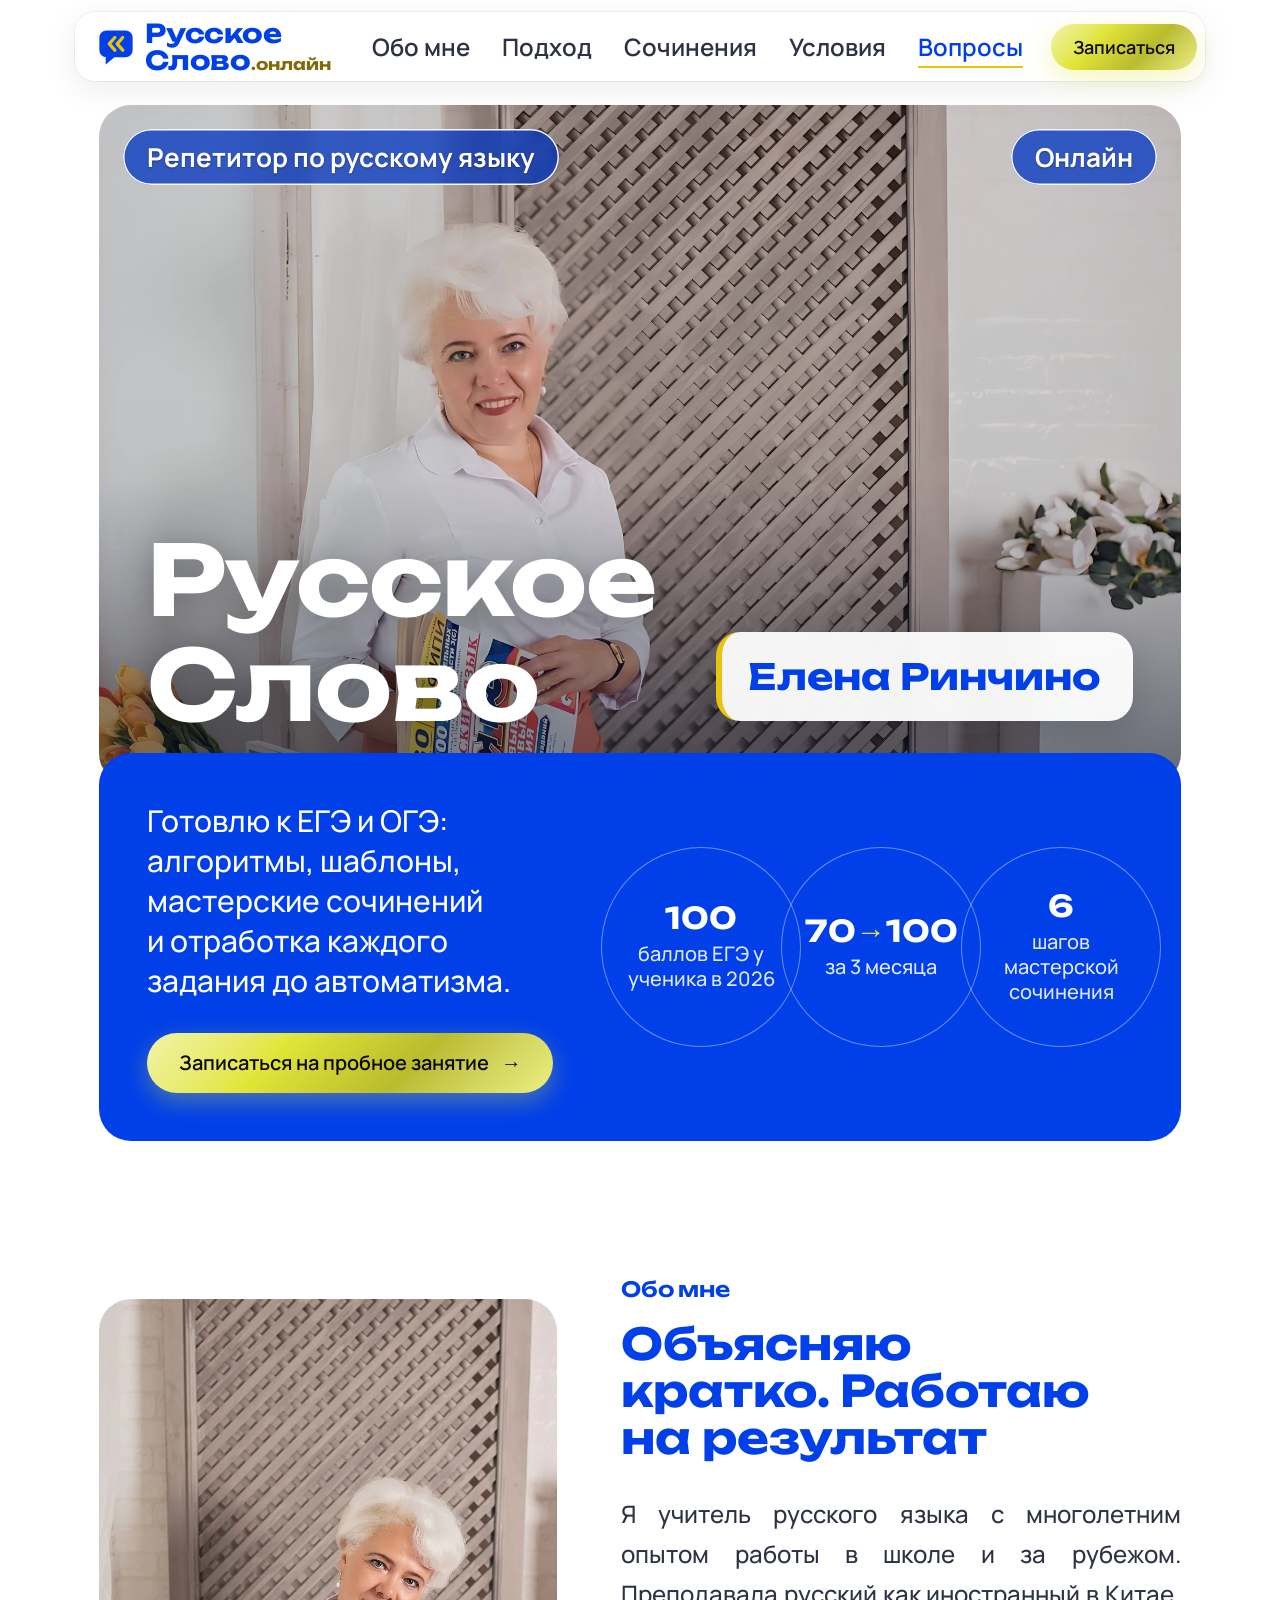
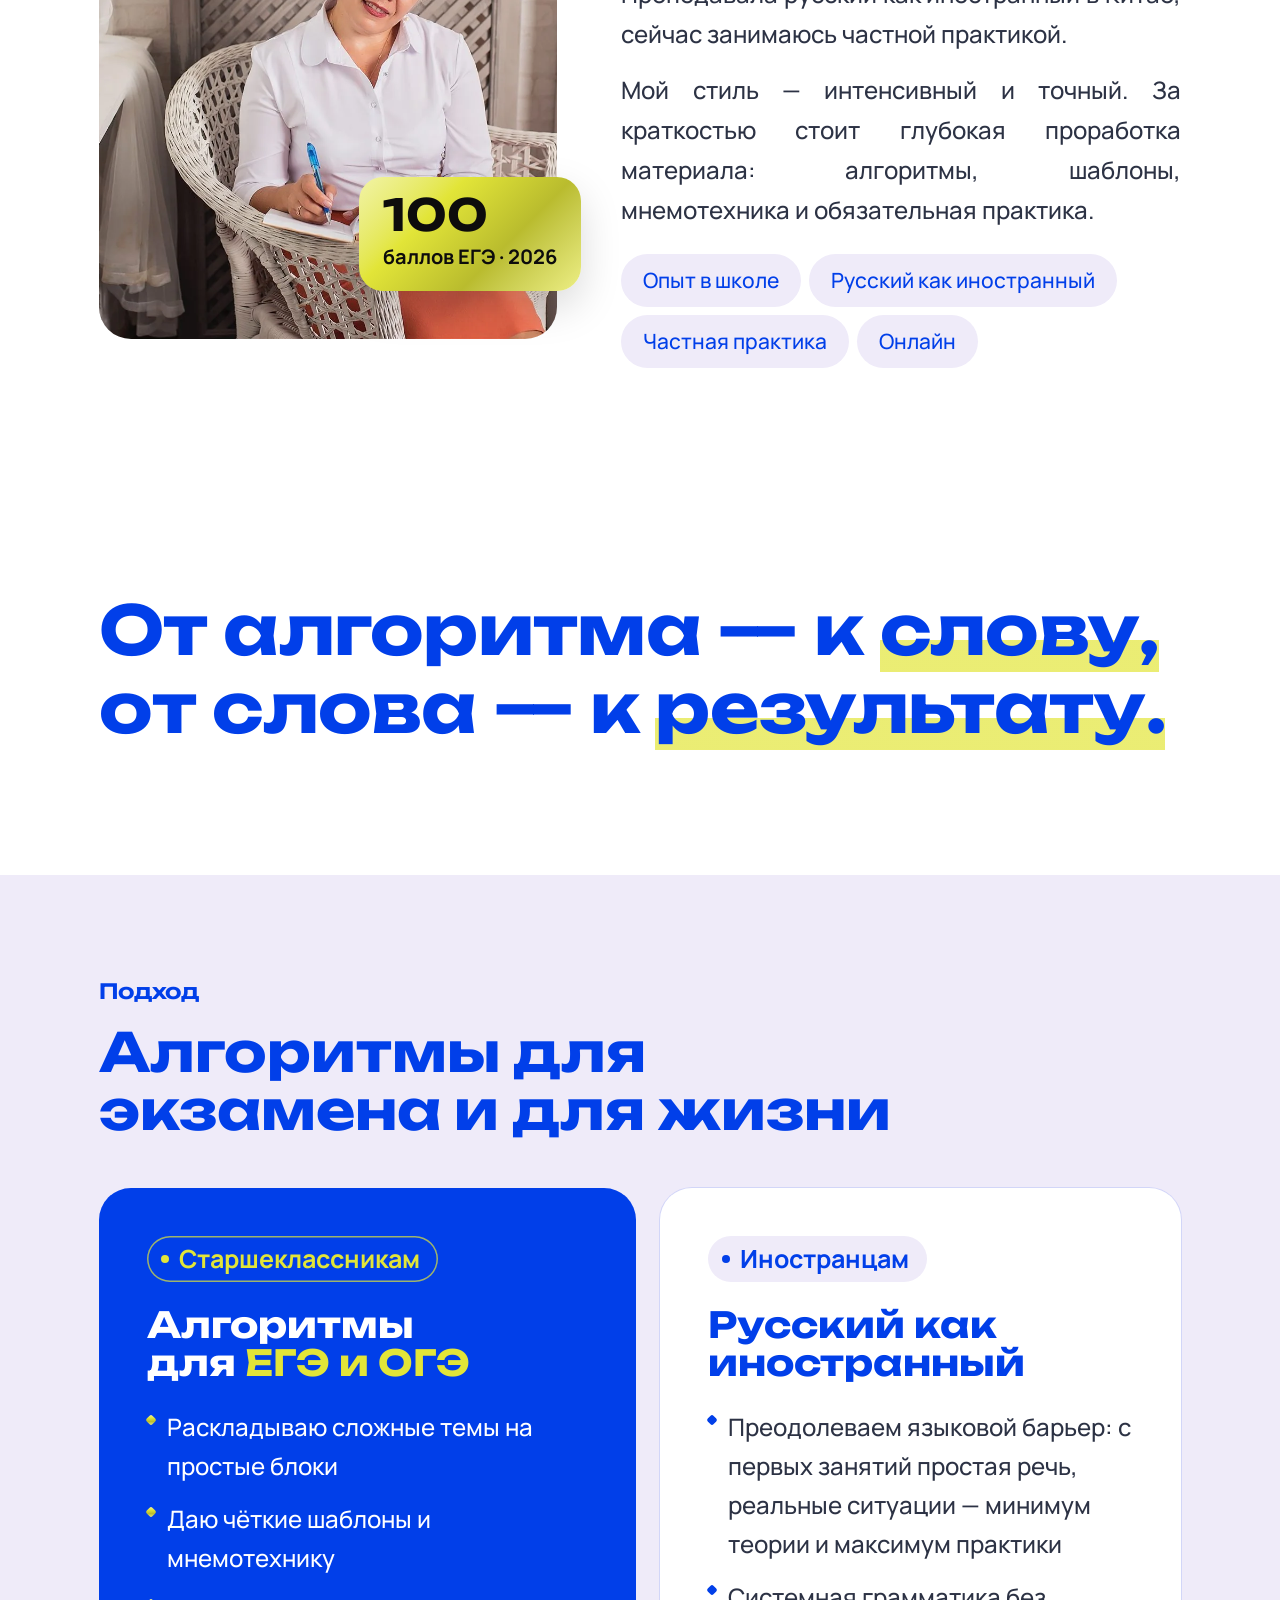
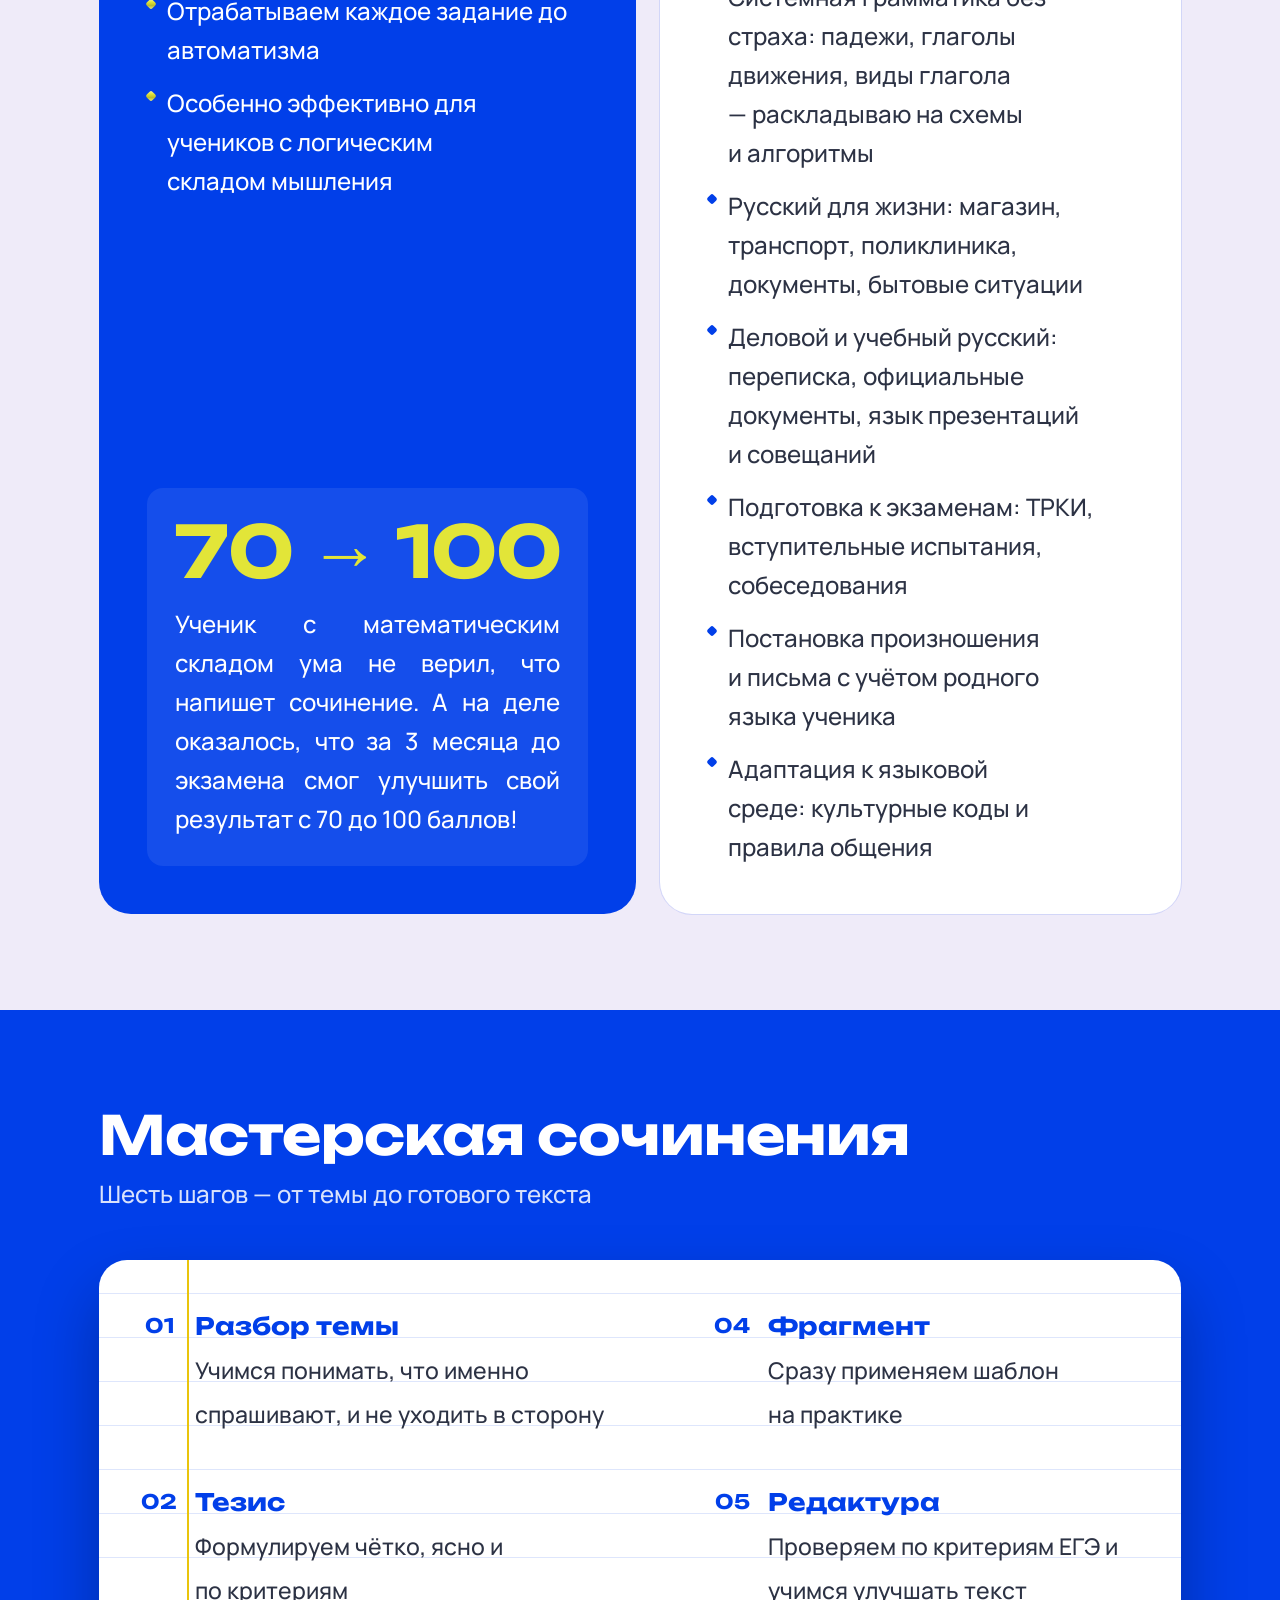
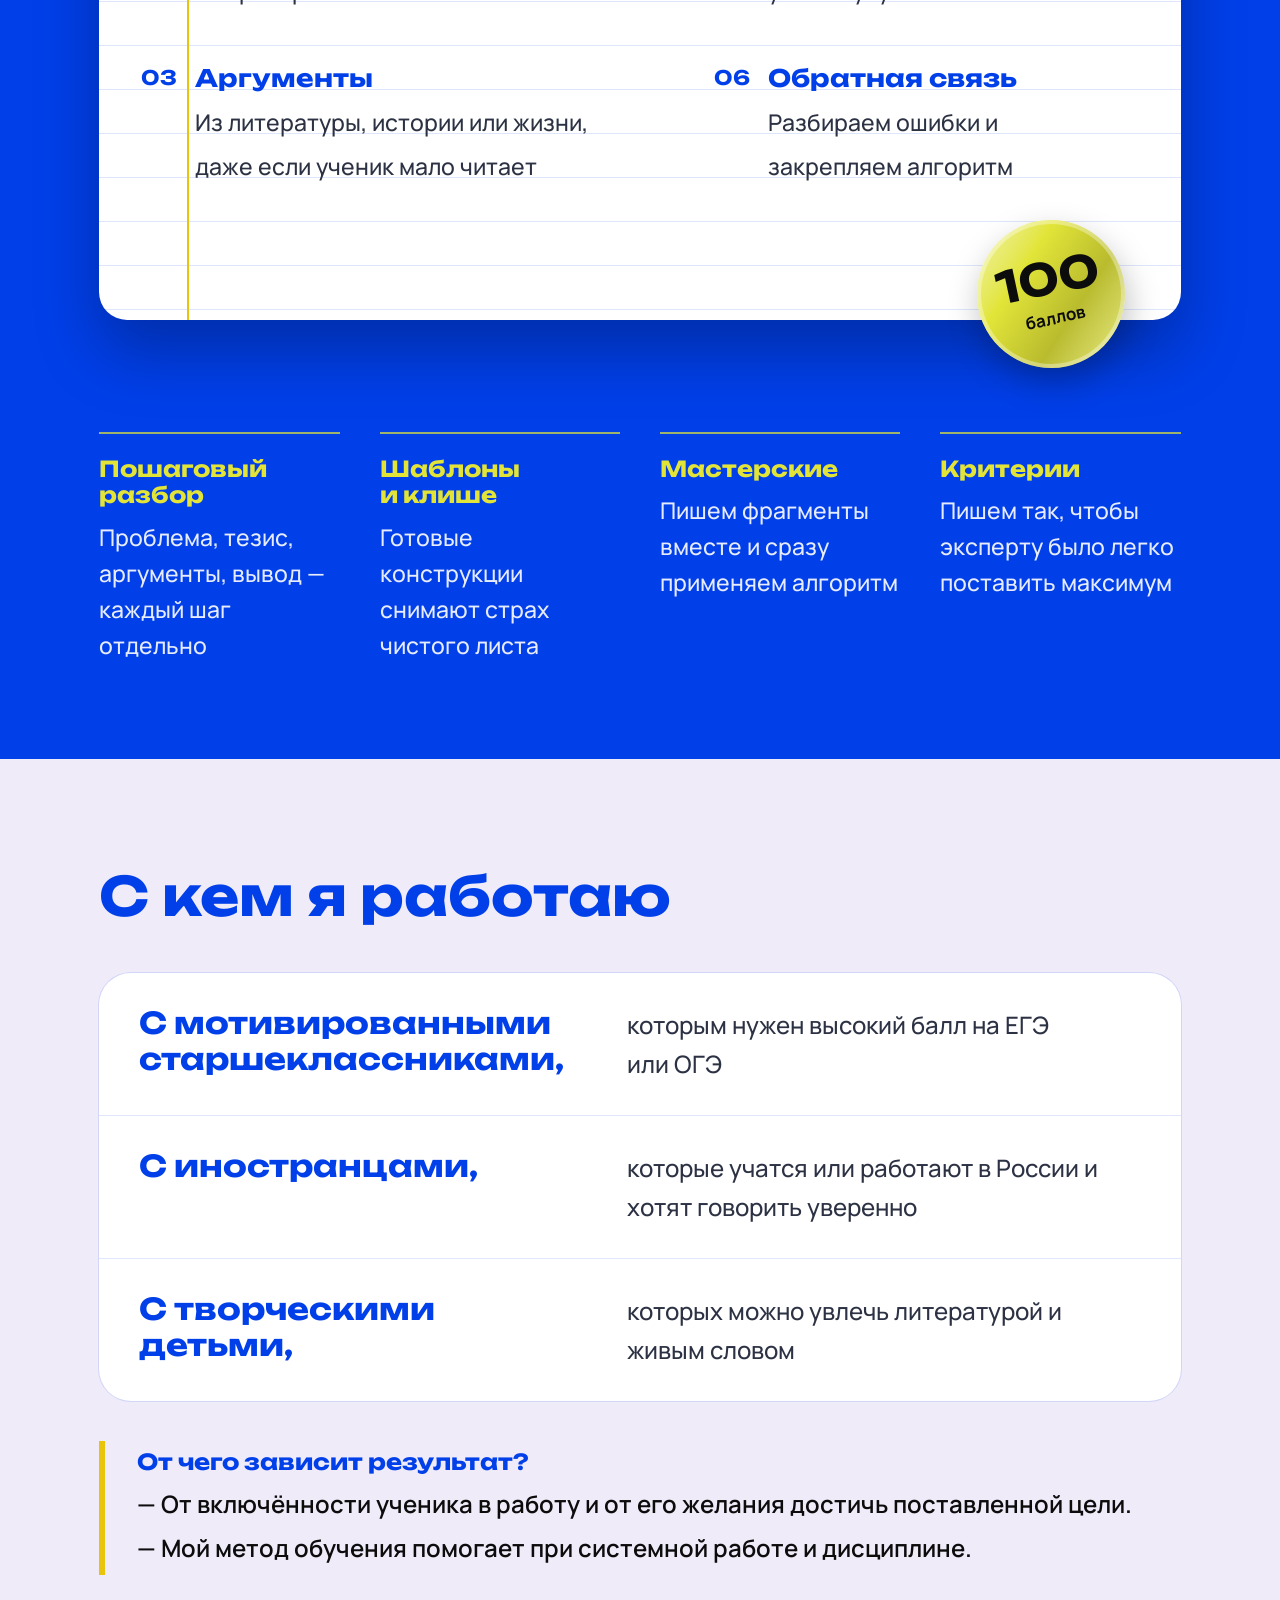
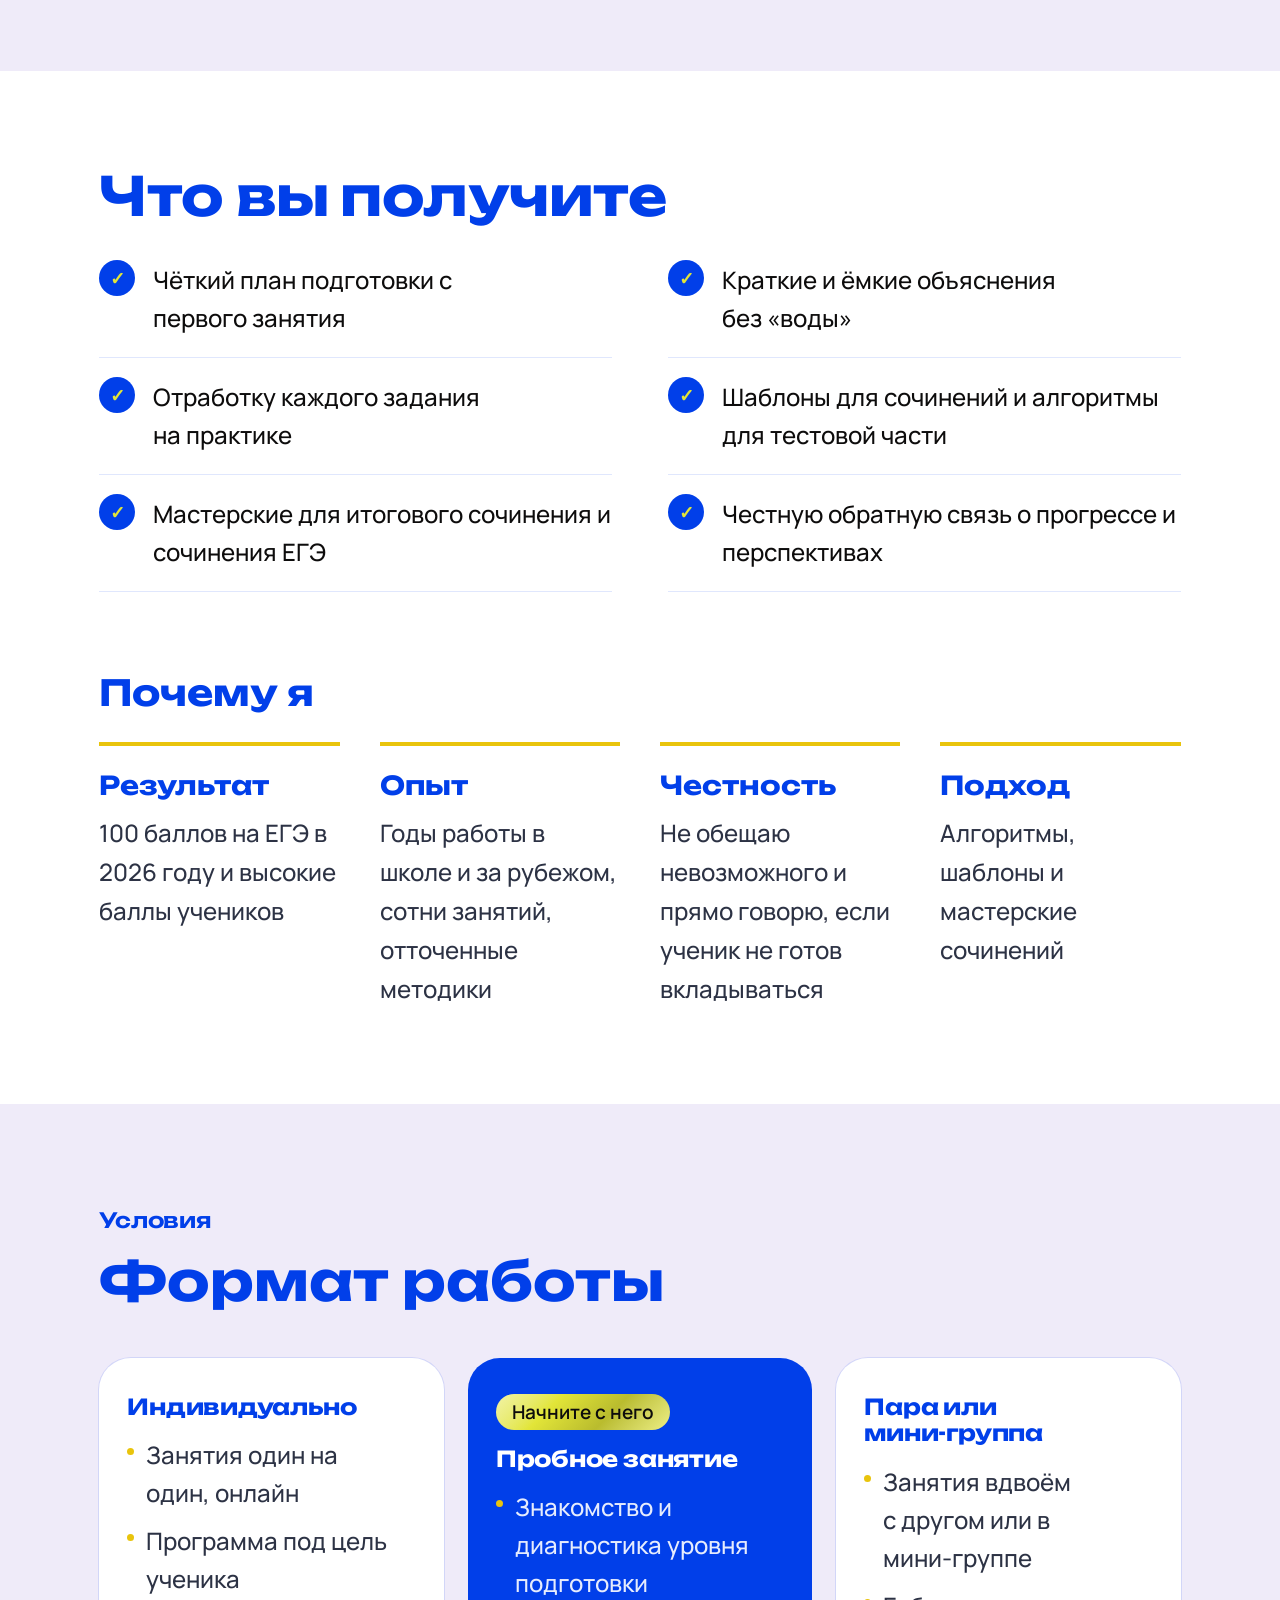
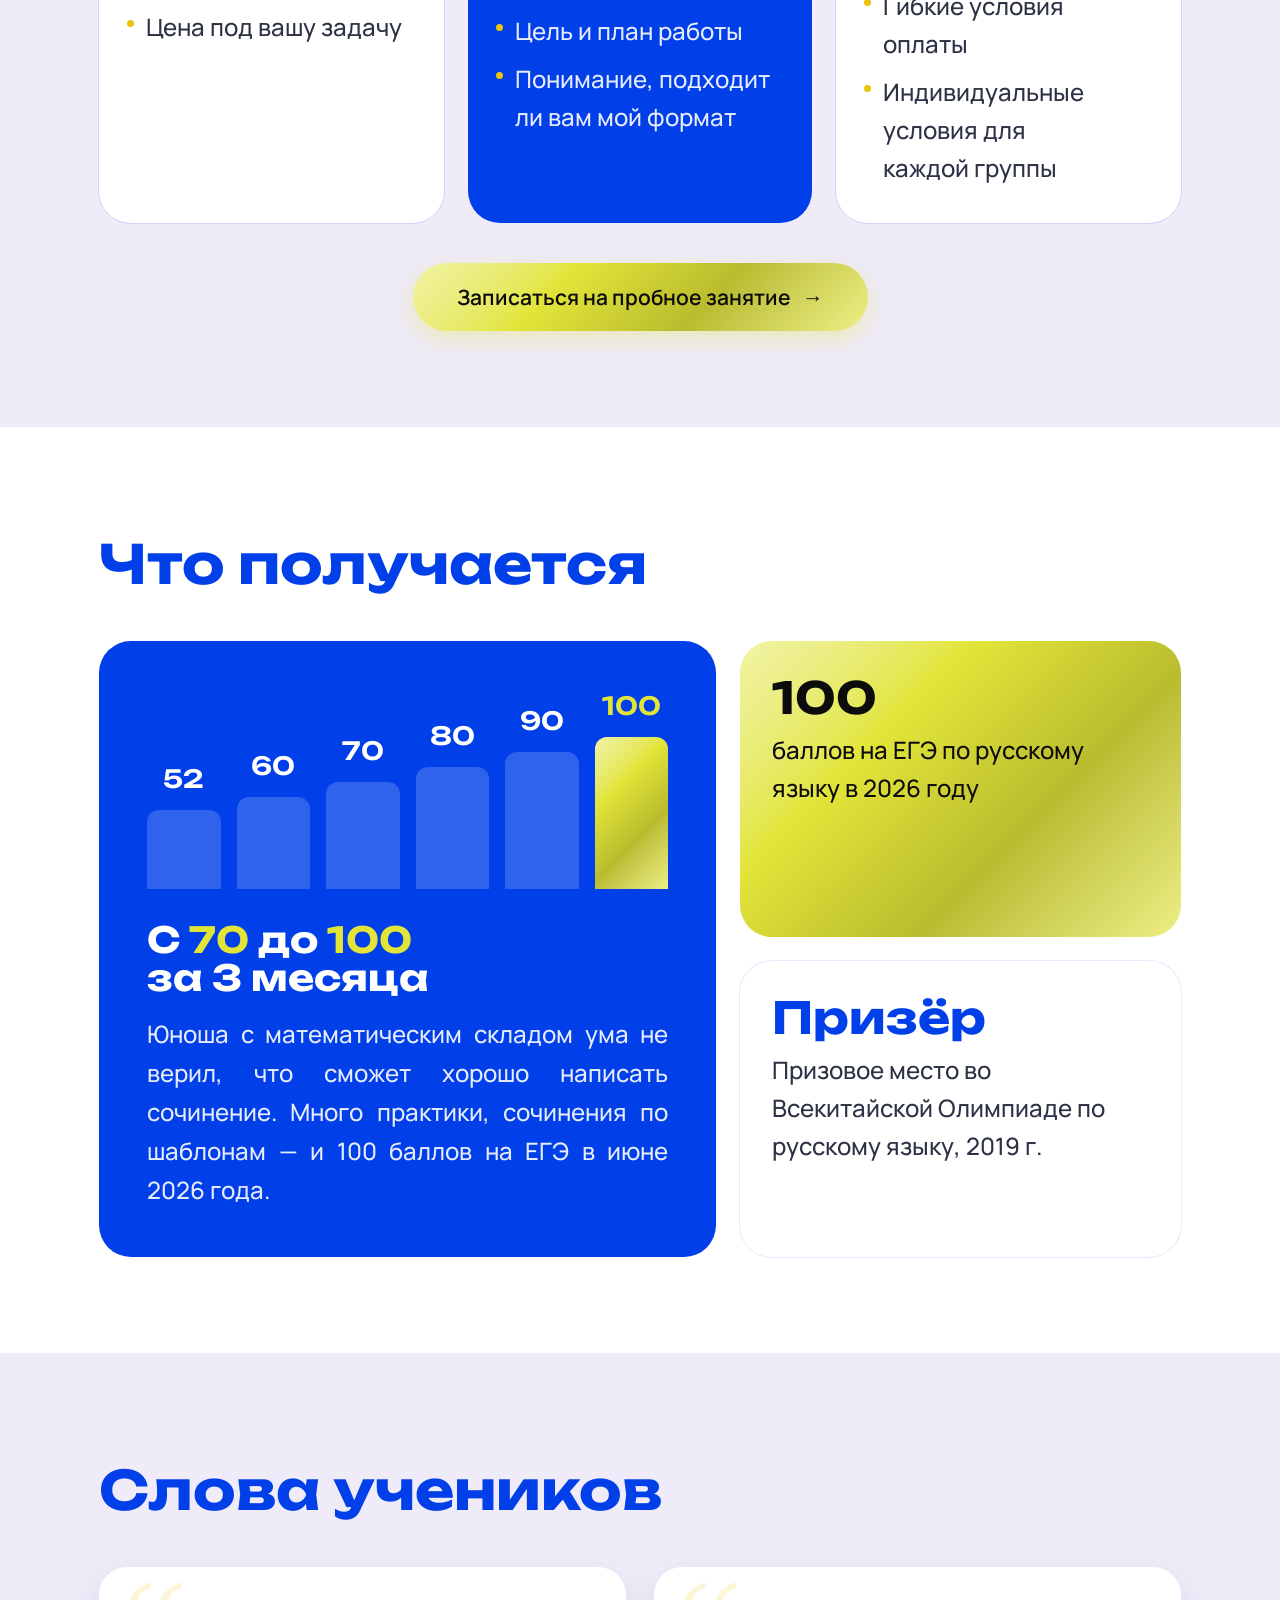
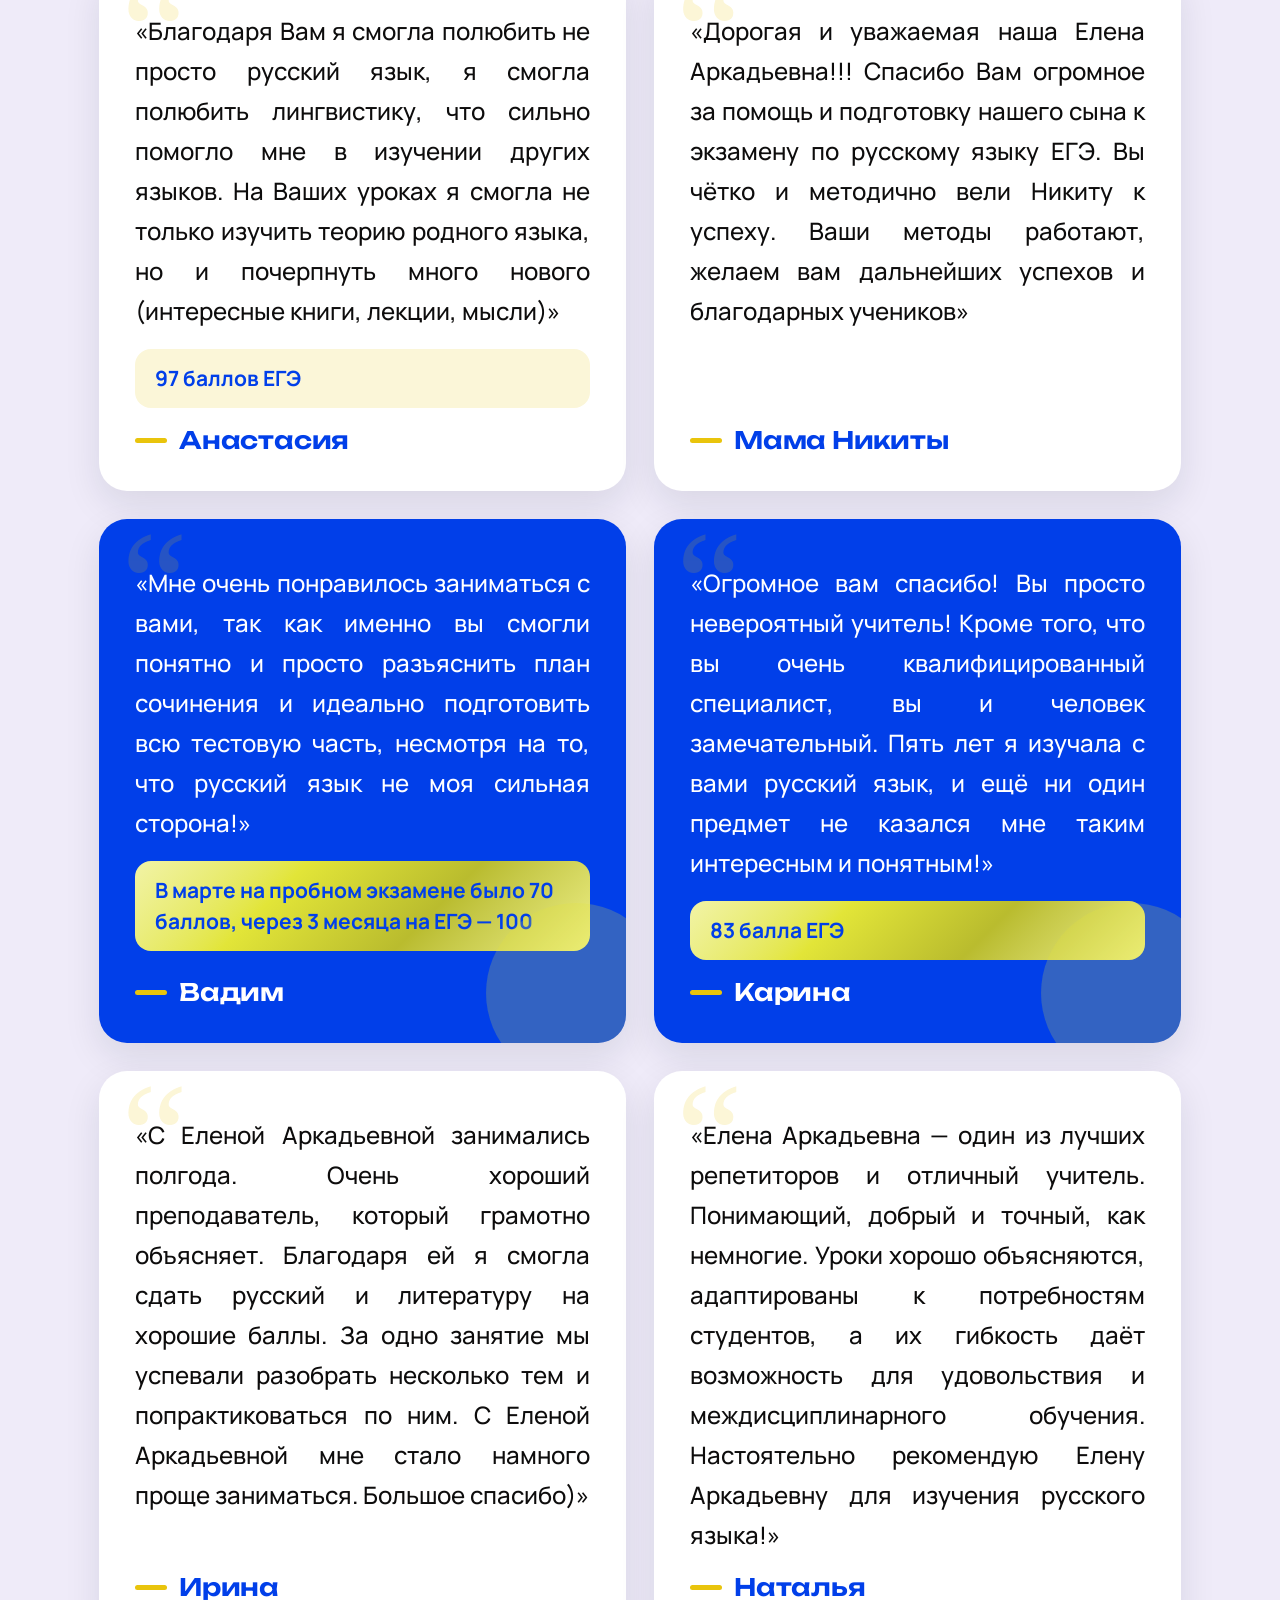
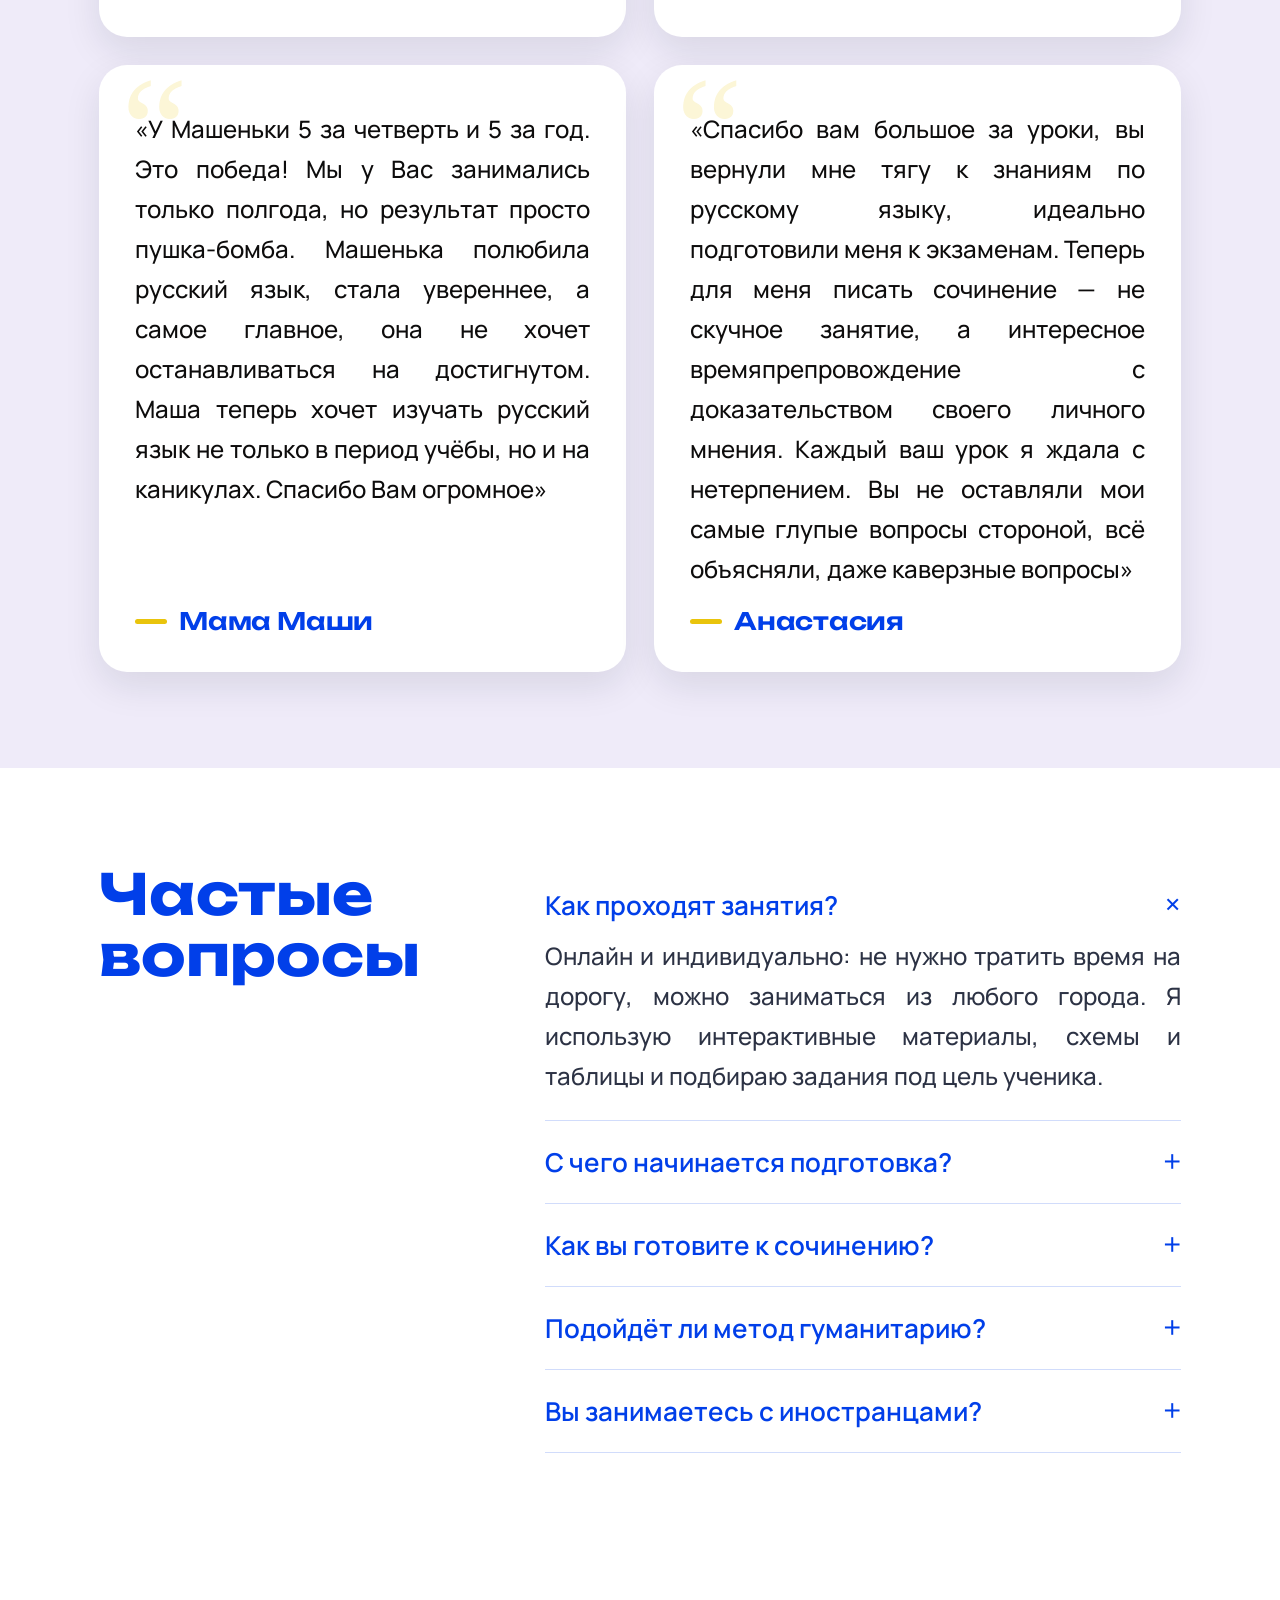
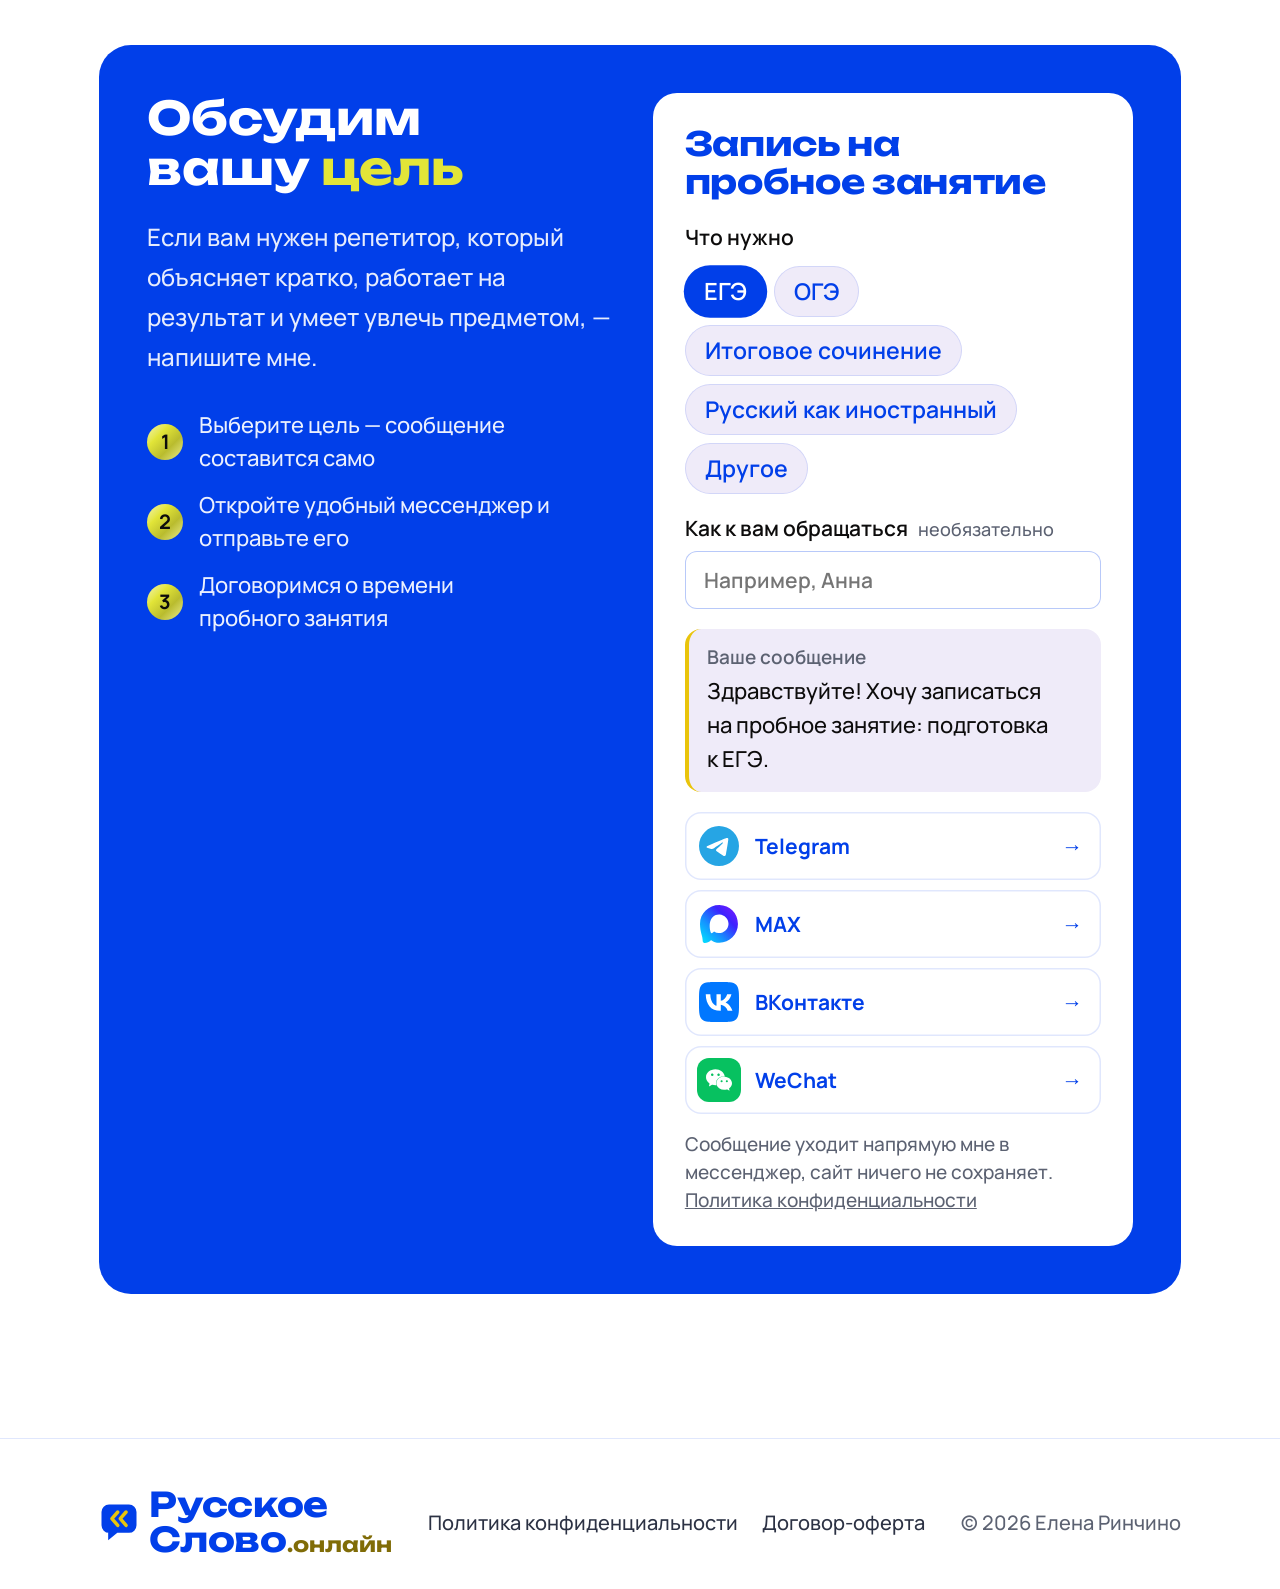
<file: index.html>
<!doctype html>
<html lang="ru">
<head>
<meta charset="utf-8">
<meta name="viewport" content="width=device-width, initial-scale=1">
<script src="js/theme.js?v=20261127"></script>
<title>Репетитор по русскому языку онлайн — Русское Слово: ЕГЭ, ОГЭ, РКИ</title>
<meta name="description" content="Репетитор по русскому языку Елена Ринчино: ЕГЭ и ОГЭ онлайн, итоговое сочинение, русский как иностранный. Алгоритмы, мастерские сочинений, пробное занятие.">
<link rel="canonical" href="https://russkoeslovo.online/">
<meta property="og:site_name" content="Русское Слово">
<meta property="og:type" content="website">
<meta property="og:url" content="https://russkoeslovo.online/">
<meta property="og:title" content="Русское Слово — репетитор по русскому языку: ЕГЭ, ОГЭ, РКИ онлайн">
<meta property="og:description" content="От алгоритма к слову, от слова к результату. Подготовка к ЕГЭ и ОГЭ онлайн, мастерские сочинений.">
<meta property="og:locale" content="ru_RU">
<meta property="og:image" content="https://russkoeslovo.online/img/og.jpg">
<meta property="og:image:width" content="1200">
<meta property="og:image:height" content="630">
<meta property="og:image:alt" content="Русское Слово — репетитор по русскому языку Елена Ринчино">
<meta name="twitter:card" content="summary_large_image">
<meta name="theme-color" content="#013FE9">
<link rel="icon" href="favicon.ico" sizes="48x48">
<link rel="icon" href="img/favicon.svg?v=2" type="image/svg+xml">
<link rel="apple-touch-icon" href="img/apple-touch-icon.png">
<script>document.documentElement.classList.add("js")</script>
<link rel="stylesheet" href="css/site.css?v=20261127">
<script type="application/ld+json">
{"@context":"https://schema.org","@type":"Person","name":"Елена Ринчино","jobTitle":"Репетитор по русскому языку","url":"https://russkoeslovo.online/","knowsLanguage":["ru","zh"],"description":"Преподаватель русского языка: подготовка к ЕГЭ и ОГЭ онлайн, итоговое сочинение, русский как иностранный (РКИ). Мастерские сочинений, алгоритмы, 100 баллов ЕГЭ у ученика в 2026 году."}
</script>
<script type="application/ld+json">
{"@context":"https://schema.org","@type":"FAQPage","mainEntity":[
{"@type":"Question","name":"Как проходят занятия?","acceptedAnswer":{"@type":"Answer","text":"Онлайн и индивидуально: не нужно тратить время на дорогу, можно заниматься из любого города. Я использую интерактивные материалы, схемы и таблицы и подбираю задания под цель ученика."}},
{"@type":"Question","name":"С чего начинается подготовка?","acceptedAnswer":{"@type":"Answer","text":"С пробного занятия. Знакомимся, определяем уровень и цель, и с первого урока у ученика есть чёткий план подготовки."}},
{"@type":"Question","name":"Как вы готовите к сочинению?","acceptedAnswer":{"@type":"Answer","text":"Через мастерские: шесть шагов от разбора темы до обратной связи, готовые конструкции для вступления, основной части и заключения и отработка на реальных критериях ЕГЭ."}},
{"@type":"Question","name":"Подойдёт ли метод гуманитарию?","acceptedAnswer":{"@type":"Answer","text":"Да. Ученикам с логическим складом ума алгоритм особенно близок, а гуманитариям он даёт опору: вместо хаоса и ожидания вдохновения появляется понятная система."}},
{"@type":"Question","name":"Вы занимаетесь с иностранцами?","acceptedAnswer":{"@type":"Answer","text":"Да. Я преподавала русский как иностранный в Китае. Помогаю преодолеть языковой барьер, разложить грамматику на схемы, освоить русский для жизни, учёбы и работы и подготовиться к ТРКИ."}}]}
</script>
</head>
<body class="v03" id="top">
<a class="skip" href="#main">Перейти к содержанию</a>

<header class="hdr"><div class="bar">
  <a class="logo" href="#top" aria-label="Русское Слово.онлайн — на главную"><svg viewBox="0 0 48 48" width="38" height="38" aria-hidden="true"><path d="M12 3H36A9 9 0 0 1 45 12V28A9 9 0 0 1 36 37H22L11 46V37H12A9 9 0 0 1 3 28V12A9 9 0 0 1 12 3Z" fill="#013FE9"/><polyline points="22.5,12 15.5,20 22.5,28" fill="none" stroke="#E9C40C" stroke-width="4.2" stroke-linecap="round" stroke-linejoin="round"/><polyline points="32.5,12 25.5,20 32.5,28" fill="none" stroke="#E9C40C" stroke-width="4.2" stroke-linecap="round" stroke-linejoin="round"/></svg><span class="wm">Русское<br>Слово<i>.онлайн</i></span></a>
  <nav aria-label="Разделы"><a href="#about">Обо мне</a><a href="#approach">Подход</a><a href="#essay">Сочинения</a><a href="#price">Условия</a><a href="#faq">Вопросы</a></nav>
  <a class="btn pri sm" href="#contact">Записаться</a>
  <button class="burger" type="button" aria-label="Меню" aria-expanded="false" aria-controls="mpanel"><i></i><i></i><i></i></button>
</div></header>
<div class="mpanel" id="mpanel" aria-hidden="true"><a href="#about">Обо мне</a><a href="#approach">Подход</a><a href="#essay">Сочинения</a><a href="#price">Условия</a><a href="#faq">Вопросы</a><a href="#contact">Контакты</a><a class="btn pri full" href="#contact">Записаться на пробное <span class="ar" aria-hidden="true">→</span></a></div>

<main id="main">

<section class="wrap h-ov" aria-labelledby="h1">
  <div class="ph"><img src="img/photo2.webp?v=2" alt="Елена Ринчино, репетитор по русскому языку" fetchpriority="high">
    <div class="tags"><span>Репетитор по русскому языку</span><span>Онлайн</span></div>
    <h1 id="h1" class="disp">Русское<br>Слово</h1>
    <div class="hello"><b>Елена Ринчино</b></div></div>
  <div class="panel"><div class="pl"><p>Готовлю к ЕГЭ и ОГЭ: алгоритмы, шаблоны, мастерские сочинений и отработка каждого задания до автоматизма.</p>
    <a class="btn pri" href="#contact">Записаться на пробное занятие <span class="ar" aria-hidden="true">→</span></a></div>
    <div class="circ"><div><b>100</b><span>баллов ЕГЭ у ученика в 2026</span></div><div><b>70<i>→</i>100</b><span>за 3 месяца</span></div><div><b>6</b><span>шагов мастерской сочинения</span></div></div></div>
</section>

<section class="sec" id="about"><div class="wrap about rv">
  <div class="ph"><img src="img/photo1.webp?v=2" alt="Елена Ринчино с пособием для подготовки к ЕГЭ" loading="lazy"><div class="badge"><b>100</b><span>баллов ЕГЭ · 2026</span></div></div>
  <div class="txt"><span class="eyb">Обо мне</span><h2>Объясняю кратко. Работаю на результат</h2>
    <p class="pretty">Я учитель русского языка с многолетним опытом работы в школе и за рубежом. Преподавала русский как иностранный в Китае, сейчас занимаюсь частной практикой.</p>
    <p class="pretty">Мой стиль — интенсивный и точный. За краткостью стоит глубокая проработка материала: алгоритмы, шаблоны, мнемотехника и обязательная практика.</p>
    <div class="facts"><span class="chip">Опыт в школе</span><span class="chip">Русский как иностранный</span><span class="chip">Частная практика</span><span class="chip">Онлайн</span></div></div>
</div></section>

<section class="tl" aria-label="Девиз"><div class="wrap"><p data-tl><span class="">От</span> <span class="">алгоритма</span>&nbsp;<span class="">—</span> <span class="">к</span>&nbsp;<span class="acc">слову,</span><br> <span class="">от</span> <span class="">слова</span>&nbsp;<span class="">—</span> <span class="">к</span>&nbsp;<span class="acc">результату.</span></p></div></section>

<section class="sec sfbg" id="approach"><div class="wrap">
  <div class="shd rv"><div><span class="eyb">Подход</span><h2>Алгоритмы для экзамена и для жизни</h2></div></div>
  <div class="ap rv">
    <article class="apc a1"><span class="n">Старшеклассникам</span><h3>Алгоритмы для <b>ЕГЭ и ОГЭ</b></h3><ul><li>Раскладываю сложные темы на простые блоки</li><li>Даю чёткие шаблоны и мнемотехнику</li><li>Отрабатываем каждое задание до автоматизма</li><li>Особенно эффективно для учеников с логическим складом мышления</li></ul>
      <div class="case"><b>70 → 100</b>Ученик с математическим складом ума не верил, что напишет сочинение. А на деле оказалось, что за 3 месяца до экзамена смог улучшить свой результат с 70 до 100 баллов!</div></article>
    <article class="apc a2"><span class="n">Иностранцам</span><h3>Русский <b>как иностранный</b></h3><ul><li>Преодолеваем языковой барьер: с первых занятий простая речь, реальные ситуации — минимум теории и максимум практики</li><li>Системная грамматика без страха: падежи, глаголы движения, виды глагола — раскладываю на схемы и алгоритмы</li><li>Русский для жизни: магазин, транспорт, поликлиника, документы, бытовые ситуации</li><li>Деловой и учебный русский: переписка, официальные документы, язык презентаций и совещаний</li><li>Подготовка к экзаменам: ТРКИ, вступительные испытания, собеседования</li><li>Постановка произношения и письма с учётом родного языка ученика</li><li>Адаптация к языковой среде: культурные коды и правила общения</li></ul></article>
  </div>
</div></section>

<section class="sec ink" id="essay"><div class="wrap ess">
  <div class="ess-hd rv"><h2>Мастерская сочинения</h2><p>Шесть шагов — от темы до готового текста</p></div>
  <div class="sheet rv"><ol class="steps"><li class="step"><b>01</b><h3>Разбор темы</h3><p>Учимся понимать, что именно спрашивают, и не уходить в сторону</p></li><li class="step"><b>02</b><h3>Тезис</h3><p>Формулируем чётко, ясно и по критериям</p></li><li class="step"><b>03</b><h3>Аргументы</h3><p>Из литературы, истории или жизни, даже если ученик мало читает</p></li><li class="step"><b>04</b><h3>Фрагмент</h3><p>Сразу применяем шаблон на практике</p></li><li class="step"><b>05</b><h3>Редактура</h3><p>Проверяем по критериям ЕГЭ и учимся улучшать текст</p></li><li class="step"><b>06</b><h3>Обратная связь</h3><p>Разбираем ошибки и закрепляем алгоритм</p></li></ol><div class="grade" aria-hidden="true"><b>100</b><span>баллов</span></div></div>
  <div class="tmpl rv"><div><h3>Пошаговый разбор</h3><p>Проблема, тезис, аргументы, вывод — каждый шаг отдельно</p></div><div><h3>Шаблоны и клише</h3><p>Готовые конструкции снимают страх чистого листа</p></div><div><h3>Мастерские</h3><p>Пишем фрагменты вместе и сразу применяем алгоритм</p></div><div><h3>Критерии</h3><p>Пишем так, чтобы эксперту было легко поставить максимум</p></div></div>
</div></section>

<section class="sec sfbg"><div class="wrap">
  <div class="shd rv"><div><h2>С кем я работаю</h2></div></div>
  <div class="who2 rv"><div class="whoc y"><ul><li><h3>С мотивированными старшеклассниками,</h3><p>которым нужен высокий балл на ЕГЭ или ОГЭ</p></li><li><h3>С иностранцами,</h3><p>которые учатся или работают в России и хотят говорить уверенно</p></li><li><h3>С творческими детьми,</h3><p>которых можно увлечь литературой и живым словом</p></li></ul></div>
  <div class="whoc n"><h3>От чего зависит результат?</h3><ul><li>— От включённости ученика в работу и от его желания достичь поставленной цели.</li><li>— Мой метод обучения помогает при системной работе и дисциплине.</li></ul></div></div>
</div></section>

<section class="sec"><div class="wrap fmt rv">
  <div class="get"><h2>Что вы получите</h2><ul><li>Чёткий план подготовки с первого занятия</li><li>Краткие и ёмкие объяснения без «воды»</li><li>Отработку каждого задания на практике</li><li>Шаблоны для сочинений и алгоритмы для тестовой части</li><li>Мастерские для итогового сочинения и сочинения ЕГЭ</li><li>Честную обратную связь о прогрессе и перспективах</li></ul></div>
  <div class="whyb"><h3>Почему я</h3><div class="why"><div><h4>Результат</h4><p>100 баллов на ЕГЭ в 2026 году и высокие баллы учеников</p></div><div><h4>Опыт</h4><p>Годы работы в школе и за рубежом, сотни занятий, отточенные методики</p></div><div><h4>Честность</h4><p>Не обещаю невозможного и прямо говорю, если ученик не готов вкладываться</p></div><div><h4>Подход</h4><p>Алгоритмы, шаблоны и мастерские сочинений</p></div></div>
</div></section>

<section class="sec sfbg" id="price"><div class="wrap">
  <div class="shd rv"><div><span class="eyb">Условия</span><h2>Формат работы</h2></div></div>
  <div class="price rv">
    <div class="pc"><h3>Индивидуально</h3><ul><li>Занятия один на один, онлайн</li><li>Программа под цель ученика</li><li>Цена под вашу задачу</li></ul></div>
    <div class="pc hi"><span class="tg">Начните с него</span><h3>Пробное занятие</h3><ul><li>Знакомство и диагностика уровня подготовки</li><li>Цель и план работы</li><li>Понимание, подходит ли вам мой формат</li></ul></div>
    <div class="pc"><h3>Пара или мини-группа</h3><ul><li>Занятия вдвоём с другом или в мини-группе</li><li>Гибкие условия оплаты</li><li>Индивидуальные условия для каждой группы</li></ul></div>
  </div>
  <div class="price-cta rv"><a class="btn pri" href="#contact">Записаться на пробное занятие <span class="ar" aria-hidden="true">→</span></a></div>
</div></section>

<section class="sec"><div class="wrap">
  <div class="shd rv"><div><h2>Что получается</h2></div></div>
  <div class="res rv"><div class="rbig"><div class="ch" aria-hidden="true"><i class="" style="height:52%"><span>52</span></i><i class="" style="height:60%"><span>60</span></i><i class="" style="height:70%"><span>70</span></i><i class="" style="height:80%"><span>80</span></i><i class="" style="height:90%"><span>90</span></i><i class="on" style="height:100%"><span>100</span></i></div>
    <div><h3>С <b>70</b> до <b>100</b> за 3 месяца</h3><p class="pretty" style="margin-top:16px">Юноша с математическим складом ума не верил, что сможет хорошо написать сочинение. Много практики, сочинения по шаблонам — и 100 баллов на ЕГЭ в июне 2026 года.</p></div></div>
  <div class="rcol"><div class="rsm"><b>100</b><p>баллов на ЕГЭ по русскому языку в 2026 году</p></div><div class="rsm"><b>Призёр</b><p>Призовое место во Всекитайской Олимпиаде по русскому языку, 2019&nbsp;г.</p></div></div></div>
</div></section>

<section class="sec sfbg" id="reviews"><div class="wrap">
  <div class="shd rv"><div><h2>Слова учеников</h2></div></div>
  <div class="revs rv">
    <figure class="rev"><blockquote>«Благодаря Вам я смогла полюбить не просто русский язык, я смогла полюбить лингвистику, что сильно помогло мне в изучении других языков. На Ваших уроках я смогла не только изучить теорию родного языка, но и почерпнуть много нового (интересные книги, лекции, мысли)»</blockquote><p class="res-note">97 баллов ЕГЭ</p><figcaption>Анастасия</figcaption></figure>
    <figure class="rev"><blockquote>«Дорогая и уважаемая наша Елена Аркадьевна!!! Спасибо Вам огромное за помощь и подготовку нашего сына к экзамену по русскому языку ЕГЭ. Вы чётко и методично вели Никиту к успеху. Ваши методы работают, желаем вам дальнейших успехов и благодарных учеников»</blockquote><figcaption>Мама Никиты</figcaption></figure>
    <figure class="rev feat"><blockquote>«Мне очень понравилось заниматься с вами, так как именно вы смогли понятно и просто разъяснить план сочинения и идеально подготовить всю тестовую часть, несмотря на то, что русский язык не моя сильная сторона!»</blockquote><p class="res-note">В марте на пробном экзамене было 70 баллов, через 3 месяца на ЕГЭ — 100</p><figcaption>Вадим</figcaption></figure>
    <figure class="rev feat"><blockquote>«Огромное вам спасибо! Вы просто невероятный учитель! Кроме того, что вы очень квалифицированный специалист, вы и человек замечательный. Пять лет я изучала с вами русский язык, и ещё ни один предмет не казался мне таким интересным и понятным!»</blockquote><p class="res-note">83 балла ЕГЭ</p><figcaption>Карина</figcaption></figure>
    <figure class="rev"><blockquote>«С Еленой Аркадьевной занимались полгода. Очень хороший преподаватель, который грамотно объясняет. Благодаря ей я смогла сдать русский и литературу на хорошие баллы. За одно занятие мы успевали разобрать несколько тем и попрактиковаться по ним. С Еленой Аркадьевной мне стало намного проще заниматься. Большое спасибо)»</blockquote><figcaption>Ирина</figcaption></figure>
    <figure class="rev"><blockquote>«Елена Аркадьевна — один из лучших репетиторов и отличный учитель. Понимающий, добрый и точный, как немногие. Уроки хорошо объясняются, адаптированы к потребностям студентов, а их гибкость даёт возможность для удовольствия и междисциплинарного обучения. Настоятельно рекомендую Елену Аркадьевну для изучения русского языка!»</blockquote><figcaption>Наталья</figcaption></figure>
    <figure class="rev"><blockquote>«У Машеньки 5 за четверть и 5 за год. Это победа! Мы у Вас занимались только полгода, но результат просто пушка-бомба. Машенька полюбила русский язык, стала увереннее, а самое главное, она не хочет останавливаться на достигнутом. Маша теперь хочет изучать русский язык не только в период учёбы, но и на каникулах. Спасибо Вам огромное»</blockquote><figcaption>Мама Маши</figcaption></figure>
    <figure class="rev"><blockquote>«Спасибо вам большое за уроки, вы вернули мне тягу к знаниям по русскому языку, идеально подготовили меня к экзаменам. Теперь для меня писать сочинение — не скучное занятие, а интересное времяпрепровождение с доказательством своего личного мнения. Каждый ваш урок я ждала с нетерпением. Вы не оставляли мои самые глупые вопросы стороной, всё объясняли, даже каверзные вопросы»</blockquote><figcaption>Анастасия</figcaption></figure>
  </div>
</div></section>

<section class="sec" id="faq"><div class="wrap faq rv"><h2>Частые<br>вопросы</h2><div><details open><summary>Как проходят занятия?</summary><p>Онлайн и индивидуально: не нужно тратить время на дорогу, можно заниматься из любого города. Я использую интерактивные материалы, схемы и таблицы и подбираю задания под цель ученика.</p></details><details><summary>С чего начинается подготовка?</summary><p>С пробного занятия. Знакомимся, определяем уровень и цель, и с первого урока у ученика есть чёткий план подготовки.</p></details><details><summary>Как вы готовите к сочинению?</summary><p>Через мастерские: шесть шагов от разбора темы до обратной связи, готовые конструкции для вступления, основной части и заключения и отработка на реальных критериях ЕГЭ.</p></details><details><summary>Подойдёт ли метод гуманитарию?</summary><p>Да. Ученикам с логическим складом ума алгоритм особенно близок, а гуманитариям он даёт опору: вместо хаоса и ожидания вдохновения появляется понятная система.</p></details><details><summary>Вы занимаетесь с иностранцами?</summary><p>Да. Я преподавала русский как иностранный в Китае. Помогаю преодолеть языковой барьер, разложить грамматику на схемы, освоить русский для жизни, учёбы и работы и подготовиться к ТРКИ.</p></details></div></div></section>

<section class="sec" id="contact"><div class="wrap"><div class="fin rv">
  <div class="fin-l"><h2>Обсудим<br>вашу <b>цель</b></h2><p class="lead pretty">Если вам нужен репетитор, который объясняет кратко, работает на результат и умеет увлечь предметом, — напишите мне.</p>
    <ol class="how"><li><b>1</b>Выберите цель — сообщение составится само</li><li><b>2</b>Откройте удобный мессенджер и отправьте его</li><li><b>3</b>Договоримся о времени пробного занятия</li></ol></div>
  <div class="msg" data-msg data-tg="ELENA_RINCHINO" data-vk="id313068972" data-wechat="WECHAT_ID">
    <h3>Запись на пробное занятие</h3>
    <fieldset class="goals"><legend>Что нужно</legend>
      <label><input type="radio" name="goal" value="подготовка к ЕГЭ" checked><span>ЕГЭ</span></label>
      <label><input type="radio" name="goal" value="подготовка к ОГЭ"><span>ОГЭ</span></label>
      <label><input type="radio" name="goal" value="итоговое сочинение"><span>Итоговое сочинение</span></label>
      <label><input type="radio" name="goal" value="русский как иностранный"><span>Русский как иностранный</span></label>
      <label><input type="radio" name="goal" value=""><span>Другое</span></label>
    </fieldset>
    <label class="nm"><span>Как к вам обращаться <small>необязательно</small></span><input name="name" autocomplete="name" placeholder="Например, Анна"></label>
    <div class="prev"><span>Ваше сообщение</span><p data-preview>Здравствуйте! Хочу записаться на пробное занятие: подготовка к ЕГЭ.</p></div>
    <div class="mess">
      <a class="mb" data-m="tg" href="https://t.me/ELENA_RINCHINO" target="_blank" rel="noopener"><i class="ic tg" aria-hidden="true"><svg viewBox="0 0 24 24" width="40" height="40"><path fill="#26A5E4" d="M11.944 0A12 12 0 0 0 0 12a12 12 0 0 0 12 12 12 12 0 0 0 12-12A12 12 0 0 0 12 0a12 12 0 0 0-.056 0zm4.962 7.224c.1-.002.321.023.465.14a.506.506 0 0 1 .171.325c.016.093.036.306.02.472-.18 1.898-.962 6.502-1.36 8.627-.168.9-.499 1.201-.82 1.23-.696.065-1.225-.46-1.9-.902-1.056-.693-1.653-1.124-2.678-1.8-1.185-.78-.417-1.21.258-1.91.177-.184 3.247-2.977 3.307-3.23.007-.032.014-.15-.056-.212s-.174-.041-.249-.024c-.106.024-1.793 1.14-5.061 3.345-.48.33-.913.49-1.302.48-.428-.008-1.252-.241-1.865-.44-.752-.245-1.349-.374-1.297-.789.027-.216.325-.437.893-.663 3.498-1.524 5.83-2.529 6.998-3.014 3.332-1.386 4.025-1.627 4.476-1.635z"/></svg></i><span><b>Telegram</b></span><em aria-hidden="true">→</em></a>
      <a class="mb" data-m="max" href="https://max.ru/u/f9LHodD0cOLZn_haIigInpOX3PL6shkobf6C8e_Fd10epAjxDvaGoL2f32A" target="_blank" rel="noopener"><i class="ic mx" aria-hidden="true"><svg viewBox="0 0 100 100" width="38" height="38"><defs><linearGradient id="mxg" x1="0" y1="1" x2="1" y2="0"><stop offset="0" stop-color="#00EAFF"/><stop offset=".35" stop-color="#1591FF"/><stop offset=".68" stop-color="#3C22FE"/><stop offset="1" stop-color="#8419FF"/></linearGradient></defs><path fill="url(#mxg)" d="M50.7571 0.261719C78.2929 0.261719 99.8857 22.5974 99.8857 50.1474C99.8857 77.6974 77.6071 99.4903 51.0214 99.4903C41.5857 99.4903 37.0143 98.1617 29.65 92.9474C29.1429 92.5903 28.45 92.6831 28.0214 93.1403C22.3571 99.1831 7.85 103.426 7.18571 95.176C7.18571 80.7903 0 71.4474 0 49.876C0 21.5546 23.2214 0.261719 50.7571 0.261719ZM51.5286 24.8117C38.4643 24.126 28.2643 33.1974 26.0143 47.3831C24.15 59.1332 27.45 73.4546 30.2786 74.176C31.4786 74.4832 34.3571 72.276 36.4571 70.2974C36.85 69.926 37.45 69.8617 37.9071 70.1474C41.1786 72.1474 44.8786 73.6474 48.9571 73.8617C62.3714 74.5617 74.2571 64.0617 74.9643 50.6474C75.6643 37.2331 64.9429 25.5046 51.5286 24.8046V24.8117Z"/></svg></i><span><b>MAX</b></span><em aria-hidden="true">→</em></a>
      <a class="mb" data-m="vk" href="https://vk.me/id313068972" target="_blank" rel="noopener"><i class="ic vk" aria-hidden="true"><svg viewBox="0 0 24 24" width="40" height="40"><path fill="#0077FF" d="m9.489.004.729-.003h3.564l.73.003.914.01.433.007.418.011.403.014.388.016.374.021.36.025.345.03.333.033c1.74.196 2.933.616 3.833 1.516.9.9 1.32 2.092 1.516 3.833l.034.333.029.346.025.36.02.373.025.588.012.41.013.644.009.915.004.98-.001 3.313-.003.73-.01.914-.007.433-.011.418-.014.403-.016.388-.021.374-.025.36-.03.345-.033.333c-.196 1.74-.616 2.933-1.516 3.833-.9.9-2.092 1.32-3.833 1.516l-.333.034-.346.029-.36.025-.373.02-.588.025-.41.012-.644.013-.915.009-.98.004-3.313-.001-.73-.003-.914-.01-.433-.007-.418-.011-.403-.014-.388-.016-.374-.021-.36-.025-.345-.03-.333-.033c-1.74-.196-2.933-.616-3.833-1.516-.9-.9-1.32-2.092-1.516-3.833l-.034-.333-.029-.346-.025-.36-.02-.373-.025-.588-.012-.41-.013-.644-.009-.915-.004-.98.001-3.313.003-.73.01-.914.007-.433.011-.418.014-.403.016-.388.021-.374.025-.36.03-.345.033-.333c.196-1.74.616-2.933 1.516-3.833.9-.9 2.092-1.32 3.833-1.516l.333-.034.346-.029.36-.025.373-.02.588-.025.41-.012.644-.013.915-.009ZM6.79 7.3H4.05c.13 6.24 3.25 9.99 8.72 9.99h.31v-3.57c2.01.2 3.53 1.67 4.14 3.57h2.84c-.78-2.84-2.83-4.41-4.11-5.01 1.28-.74 3.08-2.54 3.51-4.98h-2.58c-.56 1.98-2.22 3.78-3.8 3.95V7.3H10.5v6.92c-1.6-.4-3.62-2.34-3.71-6.92Z"/></svg></i><span><b>ВКонтакте</b></span><em aria-hidden="true">→</em></a>
      <button class="mb" data-m="wc" type="button" aria-expanded="false" aria-controls="wcbox"><i class="ic wc" aria-hidden="true"><svg viewBox="0 0 24 24" width="26" height="26"><path fill="#fff" d="M8.691 2.188C3.891 2.188 0 5.476 0 9.53c0 2.212 1.17 4.203 3.002 5.55a.59.59 0 0 1 .213.665l-.39 1.48c-.019.07-.048.141-.048.213 0 .163.13.295.29.295a.326.326 0 0 0 .167-.054l1.903-1.114a.864.864 0 0 1 .717-.098 10.16 10.16 0 0 0 2.837.403c.276 0 .543-.027.811-.05-.857-2.578.157-4.972 1.932-6.446 1.703-1.415 3.882-1.98 5.853-1.838-.576-3.583-4.196-6.348-8.596-6.348zM5.785 5.991c.642 0 1.162.529 1.162 1.18a1.17 1.17 0 0 1-1.162 1.178A1.17 1.17 0 0 1 4.623 7.17c0-.651.52-1.18 1.162-1.18zm5.813 0c.642 0 1.162.529 1.162 1.18a1.17 1.17 0 0 1-1.162 1.178 1.17 1.17 0 0 1-1.162-1.178c0-.651.52-1.18 1.162-1.18zm5.34 2.867c-1.797-.052-3.746.512-5.28 1.786-1.72 1.428-2.687 3.72-1.78 6.22.942 2.453 3.666 4.229 6.884 4.229.826 0 1.622-.12 2.361-.336a.722.722 0 0 1 .598.082l1.584.926a.272.272 0 0 0 .14.047c.134 0 .24-.111.24-.247 0-.06-.023-.12-.038-.177l-.327-1.233a.582.582 0 0 1-.023-.156.49.49 0 0 1 .201-.398C23.024 18.48 24 16.82 24 14.98c0-3.21-2.931-5.837-6.656-6.088V8.89c-.135-.01-.27-.027-.407-.03zm-2.53 3.274c.535 0 .969.44.969.982a.976.976 0 0 1-.969.983.976.976 0 0 1-.969-.983c0-.542.434-.982.97-.982zm4.844 0c.535 0 .969.44.969.982a.976.976 0 0 1-.969.983.976.976 0 0 1-.969-.983c0-.542.434-.982.969-.982z"/></svg></i><span><b>WeChat</b></span><em aria-hidden="true">→</em></button>
    </div>
    <div class="wcbox" id="wcbox"><p>Отсканируйте QR-код камерой телефона — добавьте меня в WeChat и отправьте сообщение:</p>
      <img class="wcqr" src="img/wechat-qr.jpg" alt="QR-код WeChat Елены Ринчино" width="200" height="200" loading="lazy">
      <button type="button" class="cp wide" data-copy="msg">Скопировать сообщение</button></div>
    <p class="note" role="status" aria-live="polite"></p>
    <p class="agree">Сообщение уходит напрямую мне в мессенджер, сайт ничего не сохраняет. <a href="politika.html" data-doc="politika.html">Политика конфиденциальности</a></p>
  </div>
</div></div></section>
</main>

<footer class="foot"><div class="wrap"><a class="logo" href="#top" aria-label="Русское Слово.онлайн — на главную"><svg viewBox="0 0 48 48" width="40" height="40" aria-hidden="true"><path d="M12 3H36A9 9 0 0 1 45 12V28A9 9 0 0 1 36 37H22L11 46V37H12A9 9 0 0 1 3 28V12A9 9 0 0 1 12 3Z" fill="#013FE9"/><polyline points="22.5,12 15.5,20 22.5,28" fill="none" stroke="#E9C40C" stroke-width="4.2" stroke-linecap="round" stroke-linejoin="round"/><polyline points="32.5,12 25.5,20 32.5,28" fill="none" stroke="#E9C40C" stroke-width="4.2" stroke-linecap="round" stroke-linejoin="round"/></svg><span class="wm">Русское<br>Слово<i>.онлайн</i></span></a><nav aria-label="Документы"><a href="politika.html" data-doc="politika.html">Политика конфиденциальности</a><a href="oferta.html" data-doc="oferta.html">Договор-оферта</a></nav><span class="copy">© 2026 Елена Ринчино</span></div></footer>
<div class="dmodal" id="dmodal" aria-hidden="true"><div class="card" id="dcard"></div></div>
<script src="js/site.js?v=20261127"></script>
</body>
</html>
</file>
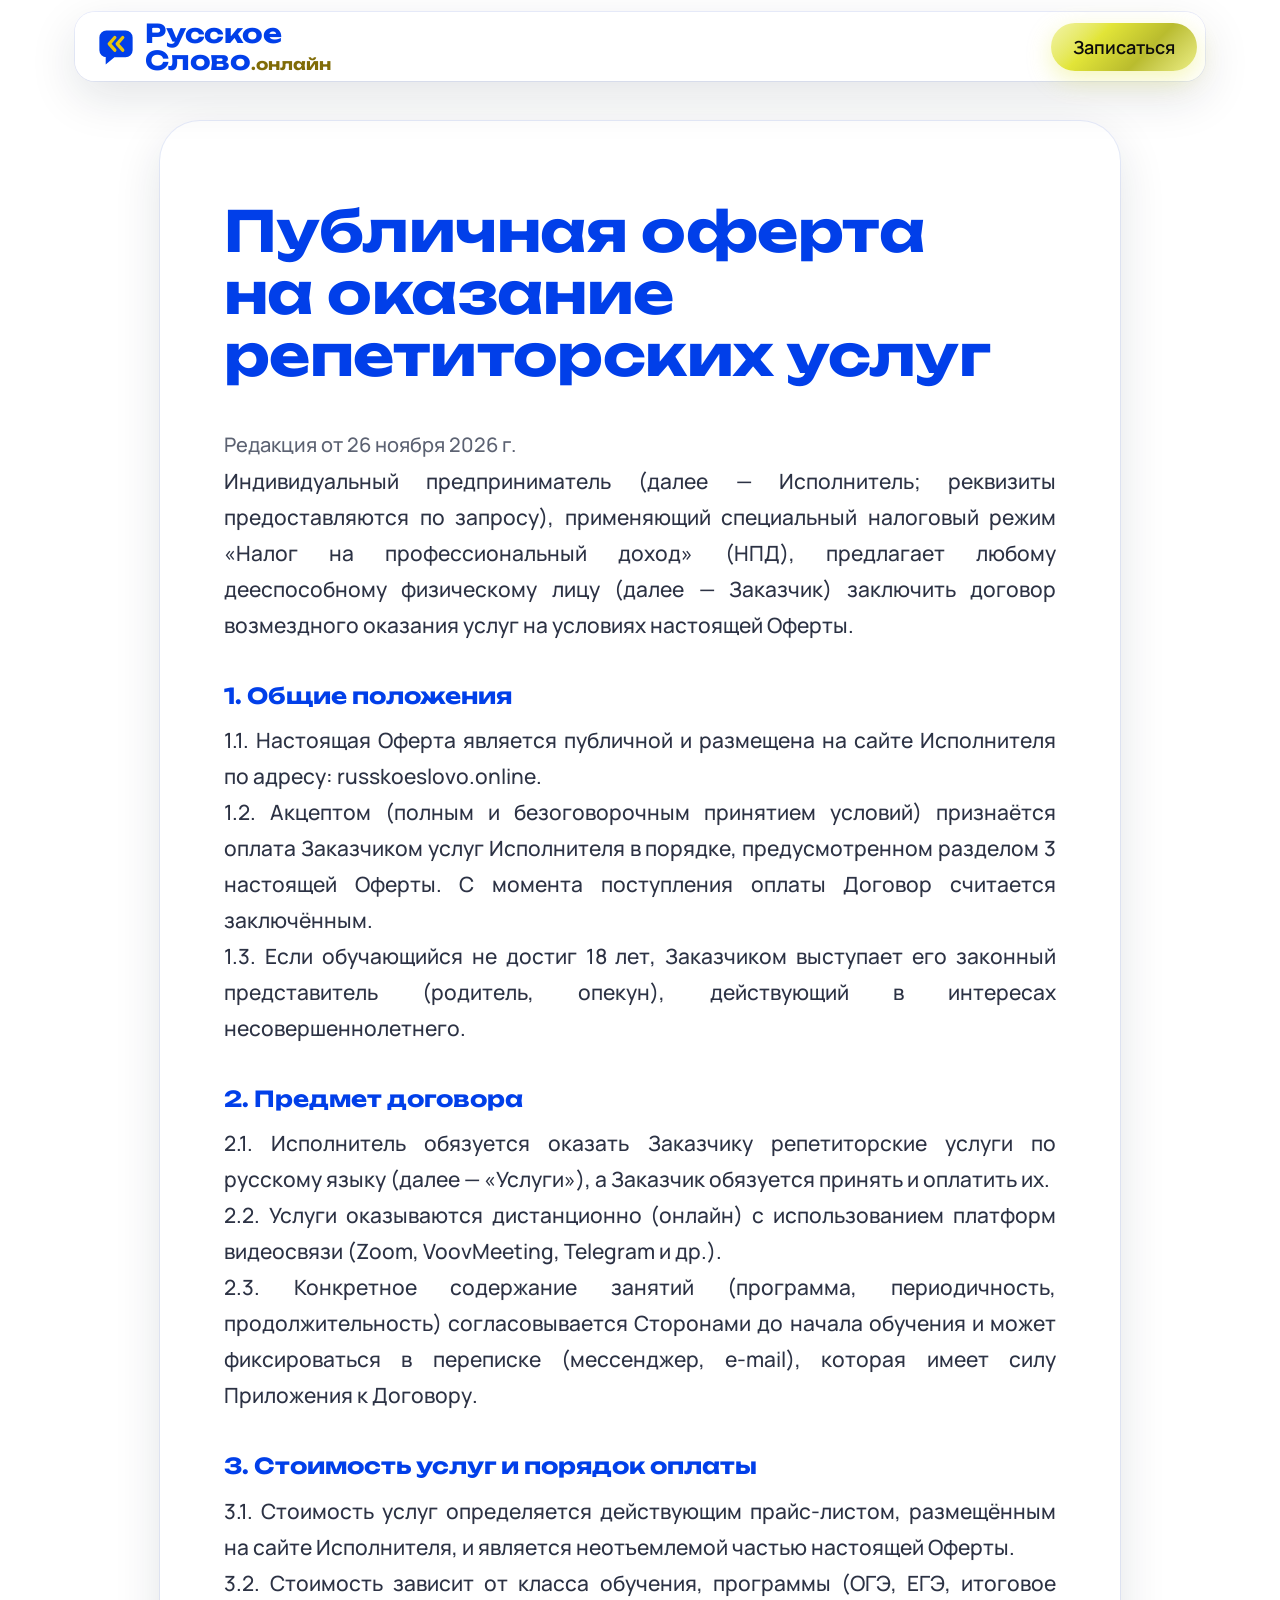
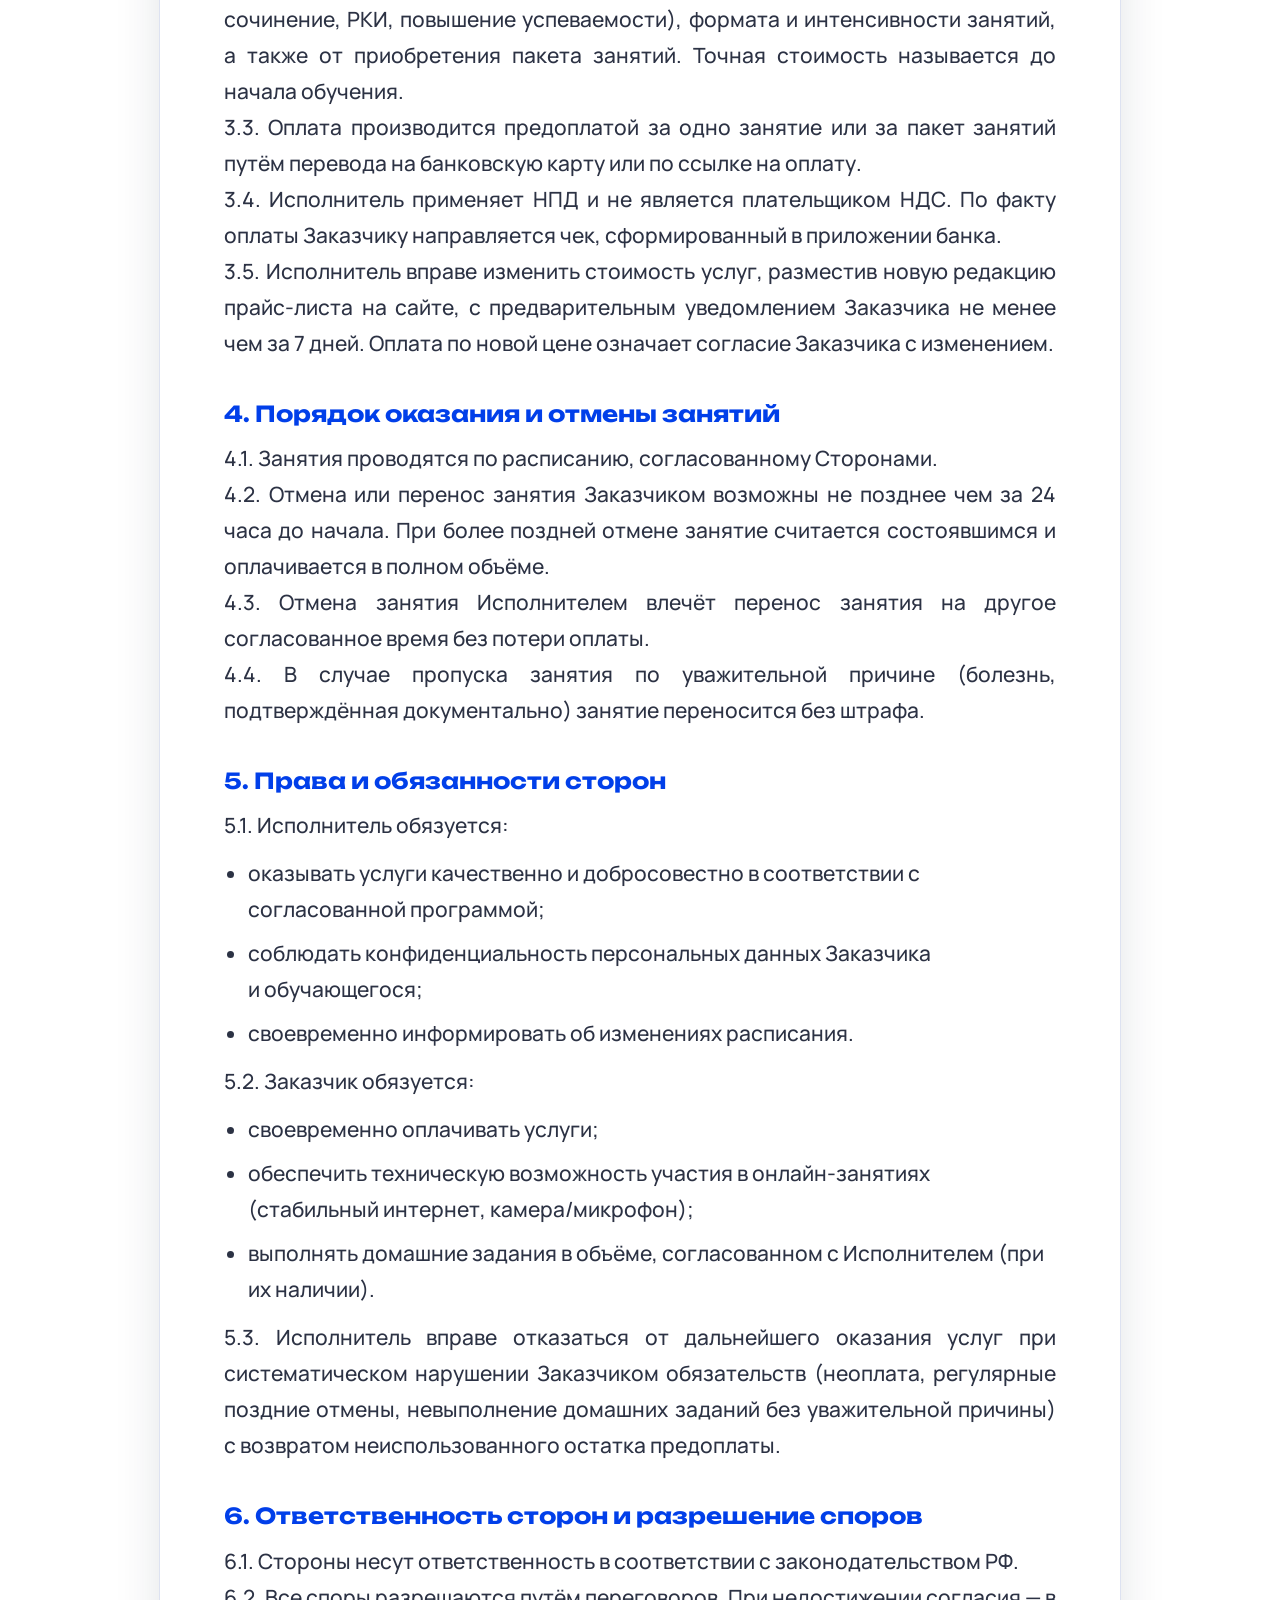
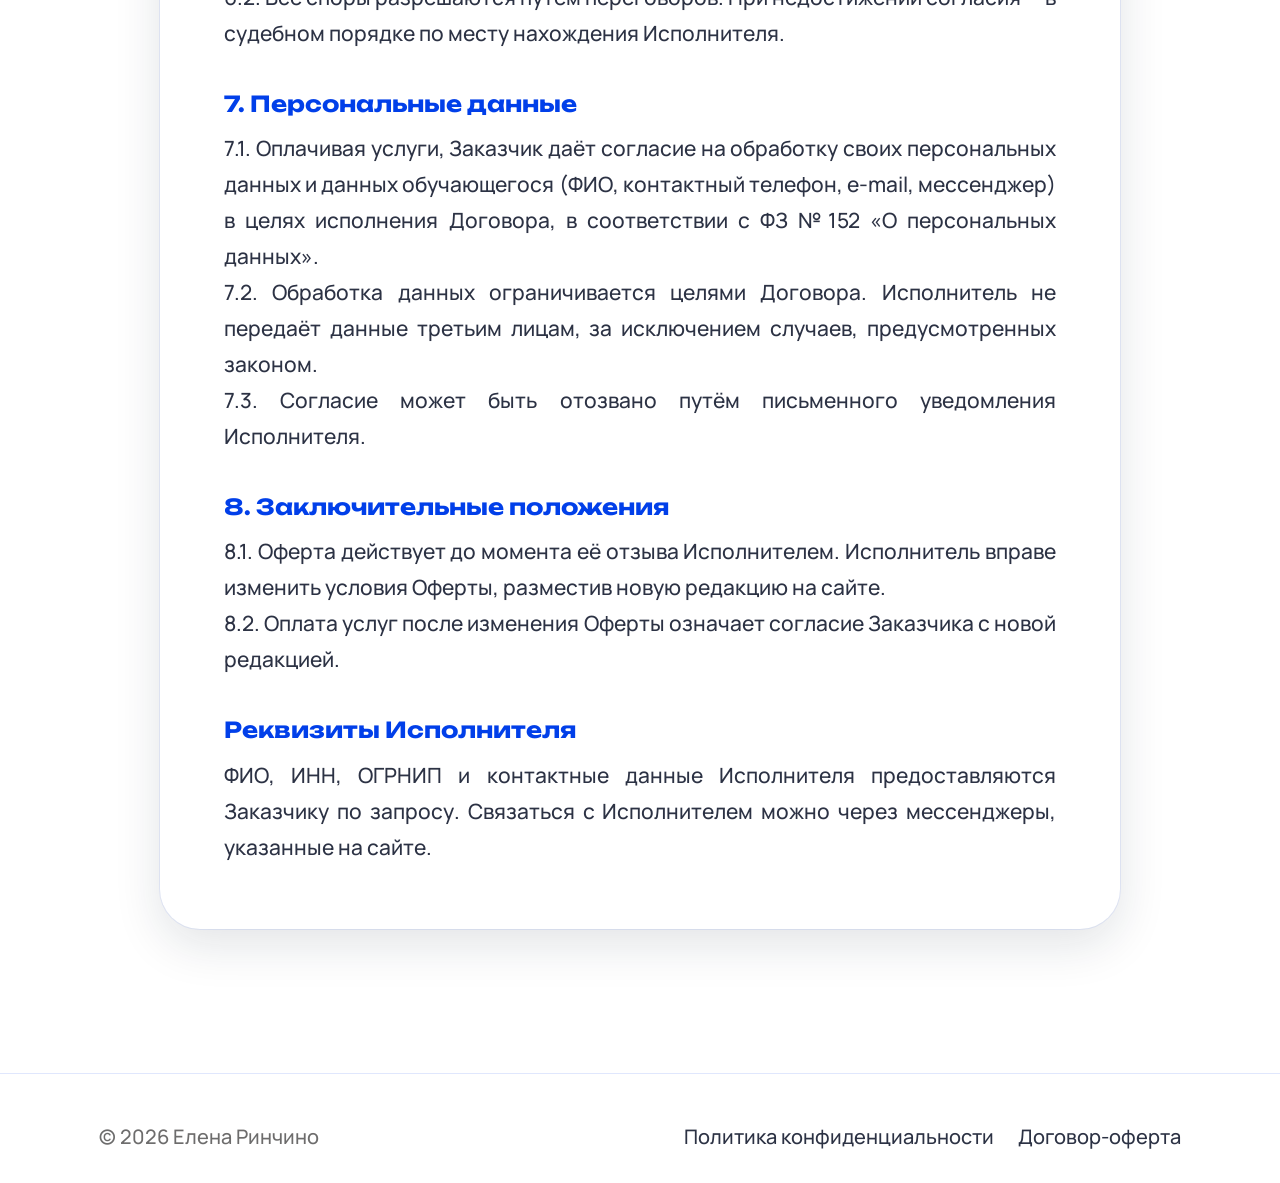
<file: oferta.html>
<!doctype html>
<html lang="ru">
<head>
<meta charset="utf-8">
<meta name="viewport" content="width=device-width, initial-scale=1">
<script src="js/theme.js?v=20261127"></script>
<title>Публичная оферта — Русское Слово</title>
<meta name="description" content="Публичный договор-оферта на оказание репетиторских услуг.">
<meta name="robots" content="noindex, follow">
<link rel="canonical" href="https://russkoeslovo.online/oferta.html">
<link rel="icon" href="favicon.ico" sizes="48x48">
<link rel="icon" href="img/favicon.svg?v=2" type="image/svg+xml">
<link rel="apple-touch-icon" href="img/apple-touch-icon.png">
<link rel="stylesheet" href="css/site.css?v=20261127">
</head>
<body class="v03" id="top">
<header class="doc-hdr"><div class="bar">
  <a class="logo" href="index.html" aria-label="Русское Слово.онлайн — на главную"><svg viewBox="0 0 48 48" width="38" height="38" aria-hidden="true"><path d="M12 3H36A9 9 0 0 1 45 12V28A9 9 0 0 1 36 37H22L11 46V37H12A9 9 0 0 1 3 28V12A9 9 0 0 1 12 3Z" fill="#013FE9"/><polyline points="22.5,12 15.5,20 22.5,28" fill="none" stroke="#E9C40C" stroke-width="4.2" stroke-linecap="round" stroke-linejoin="round"/><polyline points="32.5,12 25.5,20 32.5,28" fill="none" stroke="#E9C40C" stroke-width="4.2" stroke-linecap="round" stroke-linejoin="round"/></svg><span class="wm">Русское<br>Слово<i>.онлайн</i></span></a>
  <a class="btn pri sm" href="index.html#contact">Записаться</a>
</div></header>
<main id="main">
<div class="wrap doc"><div class="card">
<h1 class="disp">Публичная оферта<br>на оказание репетиторских услуг</h1>
<p class="meta">Редакция от 26 ноября 2026 г.</p>

<p>Индивидуальный предприниматель (далее — Исполнитель; реквизиты предоставляются по запросу), применяющий специальный налоговый режим «Налог на профессиональный доход» (НПД), предлагает любому дееспособному физическому лицу (далее — Заказчик) заключить договор возмездного оказания услуг на условиях настоящей Оферты.</p>

<h2>1. Общие положения</h2>
<p>1.1. Настоящая Оферта является публичной и размещена на сайте Исполнителя по адресу: russkoeslovo.online.</p>
<p>1.2. Акцептом (полным и безоговорочным принятием условий) признаётся оплата Заказчиком услуг Исполнителя в порядке, предусмотренном разделом 3 настоящей Оферты. С момента поступления оплаты Договор считается заключённым.</p>
<p>1.3. Если обучающийся не достиг 18 лет, Заказчиком выступает его законный представитель (родитель, опекун), действующий в интересах несовершеннолетнего.</p>

<h2>2. Предмет договора</h2>
<p>2.1. Исполнитель обязуется оказать Заказчику репетиторские услуги по русскому языку (далее — «Услуги»), а Заказчик обязуется принять и оплатить их.</p>
<p>2.2. Услуги оказываются дистанционно (онлайн) с использованием платформ видеосвязи (Zoom, VoovMeeting, Telegram и др.).</p>
<p>2.3. Конкретное содержание занятий (программа, периодичность, продолжительность) согласовывается Сторонами до начала обучения и может фиксироваться в переписке (мессенджер, e-mail), которая имеет силу Приложения к Договору.</p>

<h2>3. Стоимость услуг и порядок оплаты</h2>
<p>3.1. Стоимость услуг определяется действующим прайс-листом, размещённым на сайте Исполнителя, и является неотъемлемой частью настоящей Оферты.</p>
<p>3.2. Стоимость зависит от класса обучения, программы (ОГЭ, ЕГЭ, итоговое сочинение, РКИ, повышение успеваемости), формата и интенсивности занятий, а также от приобретения пакета занятий. Точная стоимость называется до начала обучения.</p>
<p>3.3. Оплата производится предоплатой за одно занятие или за пакет занятий путём перевода на банковскую карту или по ссылке на оплату.</p>
<p>3.4. Исполнитель применяет НПД и не является плательщиком НДС. По факту оплаты Заказчику направляется чек, сформированный в приложении банка.</p>
<p>3.5. Исполнитель вправе изменить стоимость услуг, разместив новую редакцию прайс-листа на сайте, с предварительным уведомлением Заказчика не менее чем за 7 дней. Оплата по новой цене означает согласие Заказчика с изменением.</p>

<h2>4. Порядок оказания и отмены занятий</h2>
<p>4.1. Занятия проводятся по расписанию, согласованному Сторонами.</p>
<p>4.2. Отмена или перенос занятия Заказчиком возможны не позднее чем за 24 часа до начала. При более поздней отмене занятие считается состоявшимся и оплачивается в полном объёме.</p>
<p>4.3. Отмена занятия Исполнителем влечёт перенос занятия на другое согласованное время без потери оплаты.</p>
<p>4.4. В случае пропуска занятия по уважительной причине (болезнь, подтверждённая документально) занятие переносится без штрафа.</p>

<h2>5. Права и обязанности сторон</h2>
<p>5.1. Исполнитель обязуется:</p>
<ul>
<li>оказывать услуги качественно и добросовестно в соответствии с согласованной программой;</li>
<li>соблюдать конфиденциальность персональных данных Заказчика и обучающегося;</li>
<li>своевременно информировать об изменениях расписания.</li>
</ul>
<p>5.2. Заказчик обязуется:</p>
<ul>
<li>своевременно оплачивать услуги;</li>
<li>обеспечить техническую возможность участия в онлайн-занятиях (стабильный интернет, камера/микрофон);</li>
<li>выполнять домашние задания в объёме, согласованном с Исполнителем (при их наличии).</li>
</ul>
<p>5.3. Исполнитель вправе отказаться от дальнейшего оказания услуг при систематическом нарушении Заказчиком обязательств (неоплата, регулярные поздние отмены, невыполнение домашних заданий без уважительной причины) с возвратом неиспользованного остатка предоплаты.</p>

<h2>6. Ответственность сторон и разрешение споров</h2>
<p>6.1. Стороны несут ответственность в соответствии с законодательством РФ.</p>
<p>6.2. Все споры разрешаются путём переговоров. При недостижении согласия — в судебном порядке по месту нахождения Исполнителя.</p>

<h2>7. Персональные данные</h2>
<p>7.1. Оплачивая услуги, Заказчик даёт согласие на обработку своих персональных данных и данных обучающегося (ФИО, контактный телефон, e-mail, мессенджер) в целях исполнения Договора, в соответствии с ФЗ №152 «О персональных данных».</p>
<p>7.2. Обработка данных ограничивается целями Договора. Исполнитель не передаёт данные третьим лицам, за исключением случаев, предусмотренных законом.</p>
<p>7.3. Согласие может быть отозвано путём письменного уведомления Исполнителя.</p>

<h2>8. Заключительные положения</h2>
<p>8.1. Оферта действует до момента её отзыва Исполнителем. Исполнитель вправе изменить условия Оферты, разместив новую редакцию на сайте.</p>
<p>8.2. Оплата услуг после изменения Оферты означает согласие Заказчика с новой редакцией.</p>

<h2>Реквизиты Исполнителя</h2>
<p>ФИО, ИНН, ОГРНИП и контактные данные Исполнителя предоставляются Заказчику по запросу. Связаться с Исполнителем можно через мессенджеры, указанные на сайте.</p>
</div></div></main>
<footer class="foot"><div class="wrap"><span style="opacity:.6">© 2026 Елена Ринчино</span><nav aria-label="Документы"><a href="politika.html">Политика конфиденциальности</a><a href="oferta.html">Договор-оферта</a></nav></div></footer>
</body>
</html>
</file>
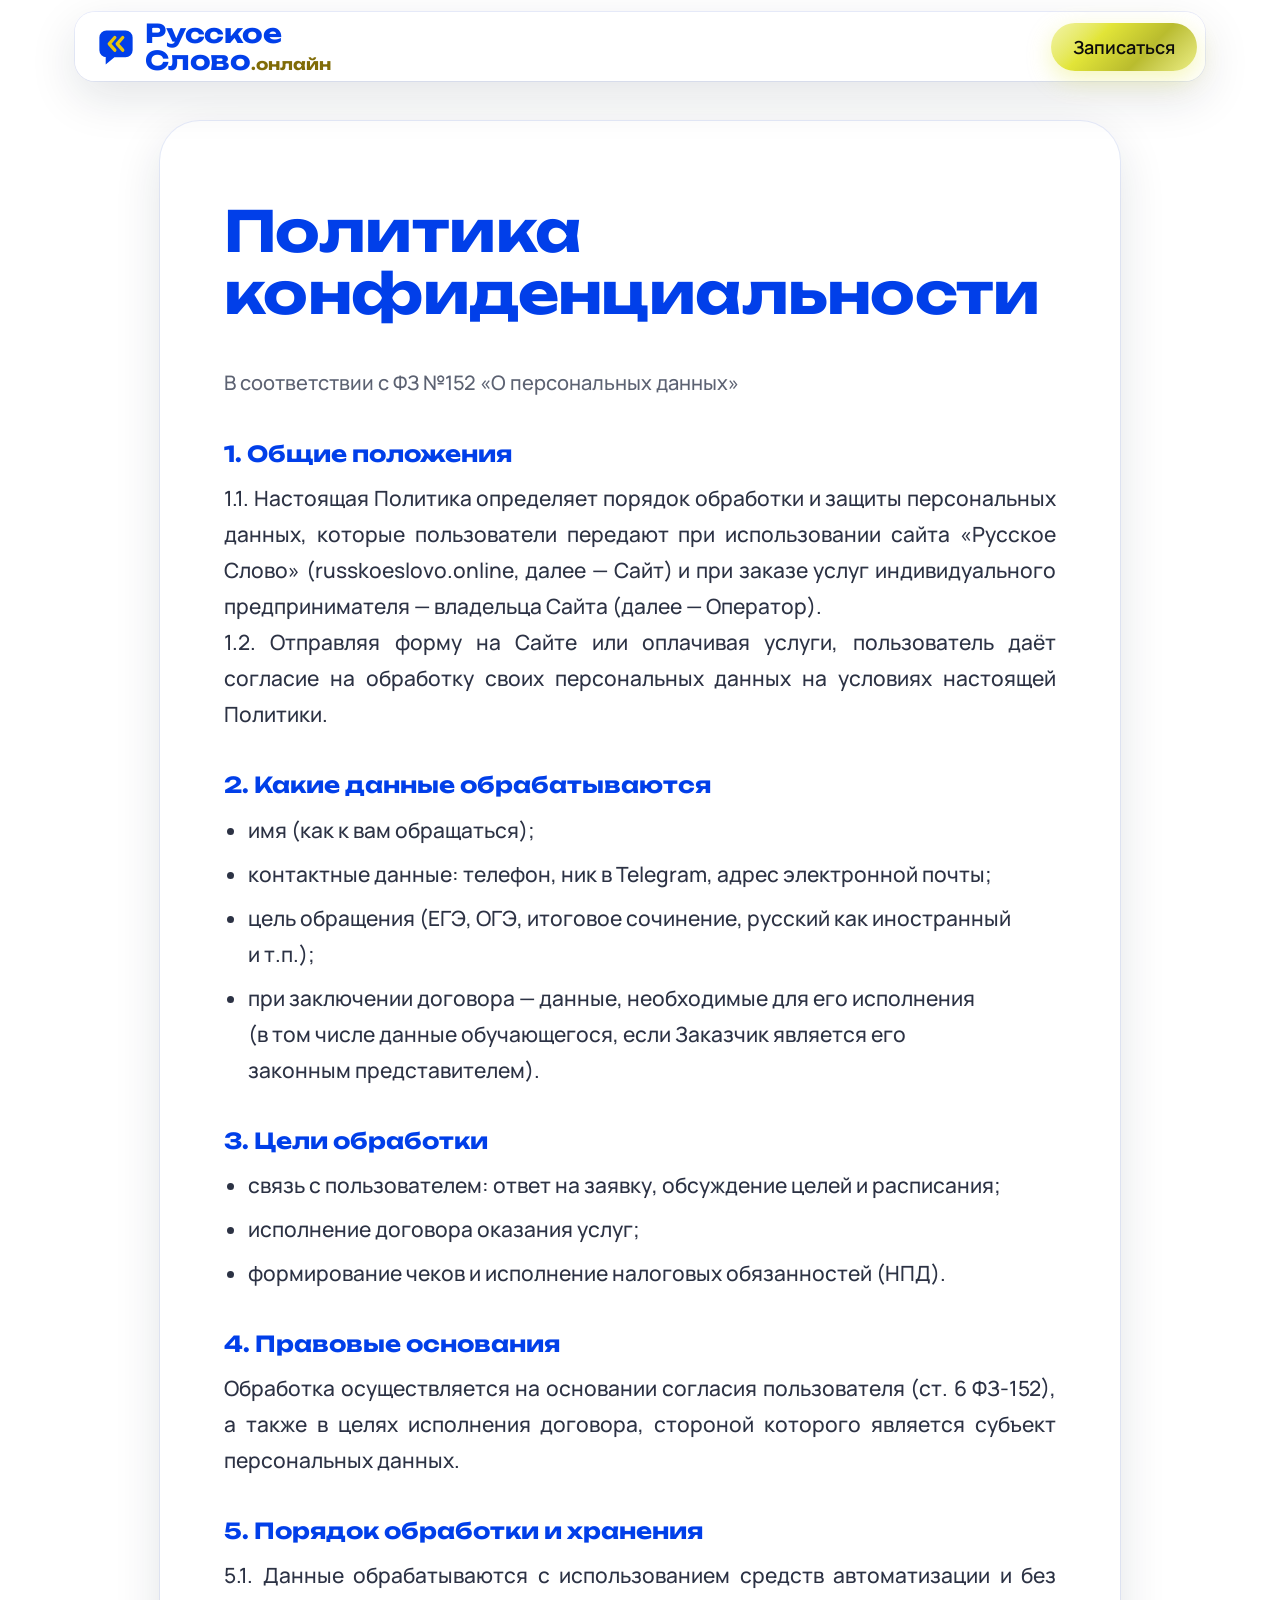
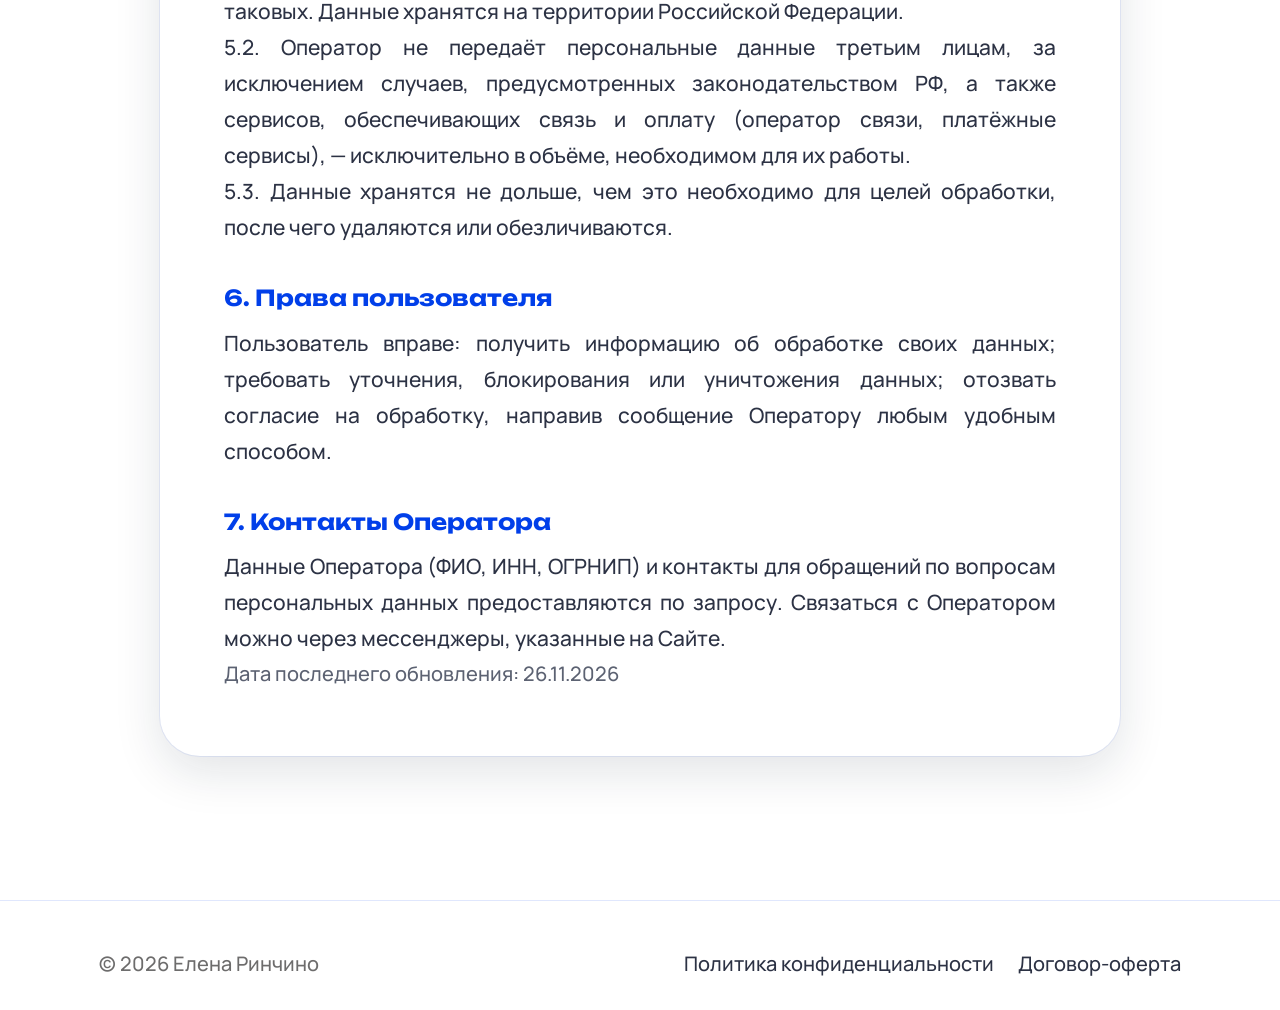
<file: politika.html>
<!doctype html>
<html lang="ru">
<head>
<meta charset="utf-8">
<meta name="viewport" content="width=device-width, initial-scale=1">
<script src="js/theme.js?v=20261127"></script>
<title>Политика конфиденциальности — Русское Слово</title>
<meta name="description" content="Политика обработки персональных данных в соответствии с ФЗ-152.">
<meta name="robots" content="noindex, follow">
<link rel="canonical" href="https://russkoeslovo.online/politika.html">
<link rel="icon" href="favicon.ico" sizes="48x48">
<link rel="icon" href="img/favicon.svg?v=2" type="image/svg+xml">
<link rel="apple-touch-icon" href="img/apple-touch-icon.png">
<link rel="stylesheet" href="css/site.css?v=20261127">
</head>
<body class="v03" id="top">
<header class="doc-hdr"><div class="bar">
  <a class="logo" href="index.html" aria-label="Русское Слово.онлайн — на главную"><svg viewBox="0 0 48 48" width="38" height="38" aria-hidden="true"><path d="M12 3H36A9 9 0 0 1 45 12V28A9 9 0 0 1 36 37H22L11 46V37H12A9 9 0 0 1 3 28V12A9 9 0 0 1 12 3Z" fill="#013FE9"/><polyline points="22.5,12 15.5,20 22.5,28" fill="none" stroke="#E9C40C" stroke-width="4.2" stroke-linecap="round" stroke-linejoin="round"/><polyline points="32.5,12 25.5,20 32.5,28" fill="none" stroke="#E9C40C" stroke-width="4.2" stroke-linecap="round" stroke-linejoin="round"/></svg><span class="wm">Русское<br>Слово<i>.онлайн</i></span></a>
  <a class="btn pri sm" href="index.html#contact">Записаться</a>
</div></header>
<main id="main">
<div class="wrap doc"><div class="card">
<h1 class="disp">Политика<br>конфиденциальности</h1>
<p class="meta">В соответствии с ФЗ №152 «О персональных данных»</p>

<h2>1. Общие положения</h2>
<p>1.1. Настоящая Политика определяет порядок обработки и защиты персональных данных, которые пользователи передают при использовании сайта «Русское Слово» (russkoeslovo.online, далее — Сайт) и при заказе услуг индивидуального предпринимателя — владельца Сайта (далее — Оператор).</p>
<p>1.2. Отправляя форму на Сайте или оплачивая услуги, пользователь даёт согласие на обработку своих персональных данных на условиях настоящей Политики.</p>

<h2>2. Какие данные обрабатываются</h2>
<ul>
<li>имя (как к вам обращаться);</li>
<li>контактные данные: телефон, ник в Telegram, адрес электронной почты;</li>
<li>цель обращения (ЕГЭ, ОГЭ, итоговое сочинение, русский как иностранный и т.п.);</li>
<li>при заключении договора — данные, необходимые для его исполнения (в том числе данные обучающегося, если Заказчик является его законным представителем).</li>
</ul>

<h2>3. Цели обработки</h2>
<ul>
<li>связь с пользователем: ответ на заявку, обсуждение целей и расписания;</li>
<li>исполнение договора оказания услуг;</li>
<li>формирование чеков и исполнение налоговых обязанностей (НПД).</li>
</ul>

<h2>4. Правовые основания</h2>
<p>Обработка осуществляется на основании согласия пользователя (ст. 6 ФЗ-152), а также в целях исполнения договора, стороной которого является субъект персональных данных.</p>

<h2>5. Порядок обработки и хранения</h2>
<p>5.1. Данные обрабатываются с использованием средств автоматизации и без таковых. Данные хранятся на территории Российской Федерации.</p>
<p>5.2. Оператор не передаёт персональные данные третьим лицам, за исключением случаев, предусмотренных законодательством РФ, а также сервисов, обеспечивающих связь и оплату (оператор связи, платёжные сервисы), — исключительно в объёме, необходимом для их работы.</p>
<p>5.3. Данные хранятся не дольше, чем это необходимо для целей обработки, после чего удаляются или обезличиваются.</p>

<h2>6. Права пользователя</h2>
<p>Пользователь вправе: получить информацию об обработке своих данных; требовать уточнения, блокирования или уничтожения данных; отозвать согласие на обработку, направив сообщение Оператору любым удобным способом.</p>

<h2>7. Контакты Оператора</h2>
<p>Данные Оператора (ФИО, ИНН, ОГРНИП) и контакты для обращений по вопросам персональных данных предоставляются по запросу. Связаться с Оператором можно через мессенджеры, указанные на Сайте.</p>
<p class="meta">Дата последнего обновления: 26.11.2026</p>
</div></div></main>
<footer class="foot"><div class="wrap"><span style="opacity:.6">© 2026 Елена Ринчино</span><nav aria-label="Документы"><a href="politika.html">Политика конфиденциальности</a><a href="oferta.html">Договор-оферта</a></nav></div></footer>
</body>
</html>
</file>
<file: css/site.css>
/* Стили сайта «Русский на 100». Цвета заданы переменными на body.v03. */
@font-face{font-family:'Manrope';font-style:normal;font-weight:400 700;font-display:swap;src:url('../fonts/manrope-cyrillic.woff2') format('woff2');unicode-range:U+0301, U+0400-045F, U+0490-0491, U+04B0-04B1, U+2116}
@font-face{font-family:'Manrope';font-style:normal;font-weight:400 700;font-display:swap;src:url('../fonts/manrope-latin.woff2') format('woff2');unicode-range:U+0000-00FF, U+0131, U+0152-0153, U+02BB-02BC, U+02C6, U+02DA, U+02DC, U+0304, U+0308, U+0329, U+2000-206F, U+20AC, U+2122, U+2191, U+2193, U+2212, U+2215, U+FEFF, U+FFFD}
@font-face{font-family:'Unbounded';font-style:normal;font-weight:600 700;font-display:swap;src:url('../fonts/unbounded-cyrillic.woff2') format('woff2');unicode-range:U+0301, U+0400-045F, U+0490-0491, U+04B0-04B1, U+2116}
@font-face{font-family:'Unbounded';font-style:normal;font-weight:600 700;font-display:swap;src:url('../fonts/unbounded-latin.woff2') format('woff2');unicode-range:U+0000-00FF, U+0131, U+0152-0153, U+02BB-02BC, U+02C6, U+02DA, U+02DC, U+0304, U+0308, U+0329, U+2000-206F, U+20AC, U+2122, U+2191, U+2193, U+2212, U+2215, U+FEFF, U+FFFD}
:root{--disp:'Unbounded',sans-serif;--scr:'Cormorant Garamond',serif;--ease:cubic-bezier(0.22,1,0.36,1);--pad:48px;--max:clamp(1100px,92vw,1560px)}
.v03{--hl:#E9C40C;--p:#013FE9;--a:#E2E538;--hl:#E9C40C;--ag:linear-gradient(135deg,color-mix(in srgb,var(--a) 45%,#fff) 0%,var(--a) 32%,color-mix(in srgb,var(--a) 82%,#000) 64%,color-mix(in srgb,var(--a) 62%,#fff) 100%);--bg:#FFFFFF;--tx:#0D0C0C;--sf:#EFEBF9;--cd:#FFFFFF;--on-a:#0D0C0C;--body:'Manrope',sans-serif;--br:999px;--tx2:#2C3244;--line:color-mix(in srgb,var(--p) 12%,transparent)}
.v03 .alt,.v03 .sfbg{--cd:#FFFFFF}

*{box-sizing:border-box}
html{scroll-behavior:smooth;scroll-padding-top:92px}
body{margin:0;background:var(--bg);color:var(--tx);font-family:var(--body);font-size:23px;line-height:1.65;font-weight:500;-webkit-font-smoothing:antialiased;text-rendering:optimizeLegibility;font-feature-settings:'kern';overflow-x:hidden}
figure,blockquote{margin:0}
h2,h3,h4{text-wrap:balance}
p,li,blockquote{text-wrap:pretty}
.rev blockquote,.about .txt p,.faq details p,.rbig p,.apc .case,.whoc.n p,.fin .lead,.doc p,.dmodal .card:not(.rec) p{text-align:justify;hyphens:auto;-webkit-hyphens:auto;text-wrap:wrap}
img{display:block;max-width:100%}
a{color:inherit;text-decoration:none}
h1,h2,h3,h4,p,ul{margin:0}
ul{padding:0;list-style:none}
.disp{font-family:var(--disp);font-weight:700;line-height:1.08;letter-spacing:-.01em}
.balance{text-wrap:balance}.pretty{text-wrap:pretty}
.wrap{max-width:var(--max);margin:0 auto;padding:0 var(--pad)}
.skip{position:absolute;left:16px;top:-64px;z-index:100;padding:12px 16px;border-radius:12px;background:var(--p);color:#fff;font-weight:600}
.skip:focus{top:16px}
:focus-visible{outline:3px solid var(--hl);outline-offset:3px;border-radius:4px}
.eyb{font-family:var(--disp);font-weight:600;letter-spacing:-.01em;font-size:21px;line-height:40px;color:var(--p)}

/* логотип */
.logo{display:inline-flex;align-items:center;gap:10px}
.logo svg{flex:none}
.logo .wm{font-family:var(--disp);font-weight:700;line-height:1.02;font-size:34px;letter-spacing:-.01em;color:var(--p)}
.logo .wm i{font-style:normal;text-transform:none;letter-spacing:0;font-size:.6em;color:color-mix(in srgb,var(--hl) 55%,#000)} /* «.онлайн» — окончание домена */

/* кнопки */
.btn{display:inline-flex;align-items:center;justify-content:center;gap:12px;padding:16px 32px;border-radius:var(--br);font-family:var(--body);font-weight:600;font-size:20px;line-height:28px;cursor:pointer;border:0;white-space:nowrap;transition:transform .5s var(--ease),background .3s var(--ease),box-shadow .3s var(--ease)}
.btn:hover{transform:translateY(-2px)}
.btn:active{transform:translateY(1px) scale(.98)}
.btn.pri{background:var(--ag);color:var(--on-a);box-shadow:0 8px 24px color-mix(in srgb,var(--a) 35%,transparent)}
.btn.pri:hover{box-shadow:0 12px 32px color-mix(in srgb,var(--a) 45%,transparent)}
.btn.out{background:transparent;color:var(--p);box-shadow:inset 0 0 0 1.5px var(--p)}
.btn.inv{background:#fff;color:var(--p)}
.btn.full{width:100%}
.btn .ar{transition:transform .5s var(--ease)}.btn:hover .ar{transform:translateX(4px)}
.btn.sm{padding:12px 24px;font-size:19px;line-height:26px}
.chip{display:inline-flex;align-items:center;padding:12px 22px;border-radius:999px;font-size:21px;line-height:29px;font-weight:500;background:var(--sf);color:var(--p);white-space:nowrap}

/* шапка */
.hdr{position:sticky;top:12px;z-index:40;margin:12px auto 0;max-width:calc(var(--max) - 2*var(--pad) + 80px);padding:0 16px}
.hdr .bar{display:flex;align-items:center;gap:28px;padding:8px 8px 8px 22px;border-radius:20px;background:color-mix(in srgb,var(--cd) 78%,transparent);backdrop-filter:blur(16px);-webkit-backdrop-filter:blur(16px);box-shadow:0 8px 32px rgba(20,30,50,.08),0 0 0 1px color-mix(in srgb,var(--p) 8%,transparent)}
.hdr nav{display:flex;gap:32px;margin-left:auto}
.hdr .logo svg{width:38px;height:38px}.hdr .logo .wm{font-size:26px}
.hdr .bar>.btn{padding:11px 22px;font-size:18px;line-height:24px}
.hdr nav a{white-space:nowrap;font-size:24px;line-height:31px;font-weight:600;color:var(--tx2);padding:6px 0;transition:color .3s var(--ease)}
.hdr nav a:hover,.hdr nav a.on{color:var(--p)}
.hdr nav a.on{box-shadow:inset 0 -2px 0 var(--hl)}
.burger{display:none;width:44px;height:44px;border-radius:14px;border:0;background:var(--sf);color:var(--p);cursor:pointer;position:relative;margin-left:auto}
.burger i{position:absolute;left:11px;width:22px;height:2px;background:currentColor;border-radius:2px;transition:transform .5s var(--ease),opacity .3s var(--ease)}
.burger i:nth-child(1){top:15px}.burger i:nth-child(2){top:21px}.burger i:nth-child(3){top:27px}
.menu-open .burger i:nth-child(1){transform:translateY(6px) rotate(45deg)}
.menu-open .burger i:nth-child(2){opacity:0}
.menu-open .burger i:nth-child(3){transform:translateY(-6px) rotate(-45deg)}
.mpanel{position:fixed;inset:0;z-index:35;background:color-mix(in srgb,var(--bg) 94%,transparent);backdrop-filter:blur(24px);-webkit-backdrop-filter:blur(24px);padding:96px 24px 32px;display:flex;flex-direction:column;gap:8px;opacity:0;visibility:hidden;pointer-events:none;transition:opacity .4s var(--ease),visibility .4s}
.menu-open .mpanel{opacity:1;visibility:visible;pointer-events:auto}
.mpanel a{font-family:var(--disp);font-weight:700;font-size:30px;line-height:1.1;color:var(--p);opacity:0;transform:translateY(24px);transition:opacity .5s var(--ease),transform .5s var(--ease)}
.menu-open .mpanel a{opacity:1;transform:none}
.mpanel .btn{margin-top:auto;font-family:var(--body);font-size:19px;text-transform:none;line-height:27px}

/* секции */
section{position:relative}
.sec{padding:96px 0}
.sec.sfbg{background:var(--sf)}
.shd{display:flex;justify-content:space-between;align-items:flex-end;gap:32px;margin-bottom:48px}
.shd h2{font-family:var(--disp);font-weight:700;font-size:clamp(32px,4.2vw,60px);line-height:1.08;color:var(--p);margin-top:12px;max-width:1000px;text-wrap:balance}
.shd p{max-width:440px;font-size:24px;line-height:39px;color:var(--tx2)}

/* ===== HERO 03: фото с заголовком ===== */
.h-ov{padding-top:24px;padding-bottom:32px}
.h-ov .ph{position:relative;height:min(78vh,680px);min-height:520px;border-radius:32px;overflow:hidden}
.h-ov .ph img{width:100%;height:100%;object-fit:cover;object-position:55% 32%}
.h-ov .ph:after{content:'';position:absolute;inset:0;background:linear-gradient(to top,rgba(10,20,40,.55) 0%,rgba(10,20,40,.12) 45%,rgba(10,20,40,.08) 100%);pointer-events:none}
.h-ov .tags{position:absolute;z-index:1;top:24px;left:24px;right:24px;display:flex;justify-content:space-between;color:#fff}
.h-ov .tags span{padding:10px 24px;border-radius:999px;box-shadow:inset 0 0 0 1.5px rgba(255,255,255,.95);font-size:26px;line-height:36px;font-weight:700;background:color-mix(in srgb,var(--p) 62%,rgba(0,0,0,.35));backdrop-filter:blur(8px);text-shadow:0 1px 2px rgba(0,0,0,.35)}
.h-ov h1{position:absolute;z-index:1;left:48px;bottom:48px;font-size:clamp(56px,7.6vw,112px);color:#fff;text-shadow:0 4px 32px rgba(0,0,0,.25)}
.h-ov .hello{position:absolute;z-index:1;right:48px;bottom:64px;display:flex;flex-direction:column;gap:6px;padding:24px 32px 24px 26px;border-radius:24px;border-left:6px solid var(--hl);background:rgba(255,255,255,.94);backdrop-filter:blur(10px);box-shadow:0 12px 32px rgba(10,20,40,.18)}
.h-ov .hello b{font-family:var(--disp);font-weight:700;font-size:36px;line-height:1.15;color:var(--p)}
.h-ov .panel{margin-top:-32px;position:relative;z-index:2;border-radius:32px;background:var(--p);color:#fff;padding:48px;display:grid;grid-template-columns:1fr auto;gap:48px;align-items:center}
.h-ov .panel .pl{display:flex;flex-direction:column;align-items:flex-start;gap:32px}
.h-ov .panel p{font-size:30px;line-height:40px;font-weight:500;text-wrap:balance;max-width:640px}
.circ{display:flex}
.circ div{width:200px;height:200px;border-radius:50%;box-shadow:inset 0 0 0 1px rgba(255,255,255,.4);display:flex;flex-direction:column;align-items:center;justify-content:center;text-align:center;padding:24px;margin-left:-20px}
.circ div:first-child{margin-left:0}
.circ b{font-family:var(--disp);font-size:30px;line-height:1}
.circ b i{font-style:normal;color:var(--a)}
.circ span{font-size:20px;line-height:25px;color:rgba(255,255,255,.88);margin-top:8px;max-width:150px}

/* обо мне */
.about{display:grid;grid-template-columns:.9fr 1.1fr;gap:64px;align-items:center}
.about .ph{position:relative}
.about .ph img{width:100%;height:640px;object-fit:cover;border-radius:32px}
.about .badge{position:absolute;right:-24px;bottom:48px;padding:16px 24px;border-radius:24px;background:var(--ag);color:var(--on-a);box-shadow:0 16px 40px rgba(0,0,0,.15)}
.about .badge b{display:block;font-family:var(--disp);font-size:44px;line-height:1}
.about .badge span{font-size:20px;font-weight:700}
.about h2{font-family:var(--disp);font-weight:700;font-size:clamp(32px,3.4vw,52px);line-height:1.08;color:var(--p);margin:12px 0 32px;text-wrap:balance}
.about .txt p{font-size:24px;line-height:40px;color:var(--tx2);max-width:640px}
.about .txt p+p{margin-top:16px}
.about blockquote{margin:32px 0 0;padding:24px 32px;border-radius:24px;border-left:6px solid var(--hl);background:var(--sf);font-size:25px;line-height:35px;color:var(--p);font-weight:500}
.about .facts{display:flex;flex-wrap:wrap;gap:8px;margin-top:24px}

/* слоган */
.tl{padding:128px 0}
.tl p{font-family:var(--disp);font-weight:700;font-size:calc((min(92vw,1560px) - 96px) / 16);line-height:1.15;letter-spacing:-.01em;max-width:none}
.tl p span{color:color-mix(in srgb,var(--tx) 22%,transparent);transition:color .7s var(--ease)}
.tl p span.on{color:var(--p)}
.tl p span.on.acc{color:var(--a)}
.v03 .tl p span.on.acc{color:var(--p);background:linear-gradient(transparent 62%,var(--mk,color-mix(in srgb,var(--a) 70%,transparent)) 62%)}
.tl small{display:block;margin-top:32px;font-size:18px;line-height:27px;opacity:.6}

/* подход */
.ap{display:grid;grid-template-columns:1fr 1fr;gap:24px}
.apc{border-radius:32px;padding:48px;display:flex;flex-direction:column;gap:24px;min-height:480px}
.apc.a1{background:var(--p);color:#fff}
.apc.a2{background:var(--cd);box-shadow:0 0 0 1px color-mix(in srgb,var(--p) 12%,transparent);position:relative;overflow:hidden}
.apc .n{align-self:flex-start;display:inline-flex;align-items:center;gap:10px;padding:8px 18px 8px 14px;border-radius:999px;font-size:25px;line-height:30px;font-weight:700}
.apc .n:before{content:'';width:8px;height:8px;border-radius:50%;background:var(--a)}
.apc.a1 .n{color:var(--a);box-shadow:inset 0 0 0 1.5px color-mix(in srgb,var(--a) 70%,transparent)}
.apc.a2 .n{color:var(--p);background:var(--sf)}
.apc.a2 .n:before{background:var(--p)}
.apc h3{font-family:var(--disp);font-size:clamp(26px,2.8vw,38px);line-height:1.08}
.apc.a1 h3 b{color:var(--a)}
.apc.a2 h3{color:var(--p)}
.apc ul{display:flex;flex-direction:column;gap:14px;font-size:24px;line-height:39px}
.apc li{display:flex;gap:12px}
.apc li:before{content:'';flex:none;width:8px;height:8px;border-radius:2px;background:var(--ag);margin-top:9px;transform:rotate(45deg)}
.apc.a2 li:before{background:var(--p)}
.apc.a2 ul{color:var(--tx2)}
.apc .case{margin-top:auto;padding:28px;border-radius:16px;background:rgba(255,255,255,.08);font-size:24px;line-height:39px}
.apc .case b{font-family:var(--disp);white-space:nowrap;text-align:left;font-size:clamp(40px,5.6vw,88px);line-height:1;letter-spacing:-.02em;color:var(--a);display:block;margin-bottom:16px}
.apc.a1 img{flex:1 1 0;min-height:200px;width:100%;object-fit:cover;object-position:50% 30%;border-radius:20px}

/* шаги */

/* кому подходит */
/* мастерская сочинения: синяя полоса, шаги цепочкой */
.sec.ink{background:var(--p);color:#fff}
.ess h2,.get h2{font-family:var(--disp);font-weight:700;font-size:clamp(32px,4.2vw,60px);line-height:1.08;letter-spacing:-.01em;text-wrap:balance}
.ess h2{color:#fff}
.ess-hd{display:grid;grid-template-columns:auto 1fr;align-items:end;gap:48px;margin-bottom:48px}
.ess-hd p{font-size:24px;line-height:36px;color:rgba(255,255,255,.85);max-width:420px;justify-self:end;text-align:right}
/* тетрадный лист: линейки, золотые поля, оценка в углу */
.sheet{--ln:44px;position:relative;padding:var(--ln) 56px calc(var(--ln)*2) 120px;border-radius:28px;background:#fff repeating-linear-gradient(to bottom,transparent 0 calc(var(--ln) - 1px),color-mix(in srgb,var(--p) 13%,transparent) calc(var(--ln) - 1px) var(--ln)) 0 calc(var(--ln) - 10px)/100% var(--ln);box-shadow:0 32px 64px rgba(0,0,0,.28);color:var(--tx)}
.sheet:before{content:'';position:absolute;top:0;bottom:0;left:88px;width:2px;background:var(--hl)}
.steps{list-style:none;margin:0;padding:0;display:grid;grid-template-columns:1fr 1fr;grid-template-rows:repeat(3,auto);grid-auto-flow:column;column-gap:64px}
.step{display:grid;grid-template-columns:56px 1fr;grid-template-rows:auto 1fr;align-content:start;column-gap:8px;padding-bottom:var(--ln)}
.step:nth-child(-n+3){margin-left:-88px}
.step b{grid-row:span 2;font-family:var(--disp);font-size:20px;line-height:var(--ln);color:var(--p);text-align:center}
.step h3{font-family:var(--disp);font-size:24px;line-height:var(--ln);color:var(--p)}
.step p{font-size:23px;line-height:var(--ln);color:var(--tx2)}
.grade{position:absolute;right:56px;bottom:-48px;width:148px;height:148px;border-radius:50%;background:var(--ag);color:var(--on-a);display:flex;flex-direction:column;align-items:center;justify-content:center;transform:rotate(-12deg);box-shadow:0 14px 32px rgba(0,0,0,.25),inset 0 0 0 4px rgba(255,255,255,.35)}
.grade b{font-family:var(--disp);font-size:44px;line-height:1}
.grade span{font-size:17px;font-weight:700;margin-top:4px}
.tmpl{display:grid;grid-template-columns:repeat(4,1fr);gap:40px;margin-top:112px}
.tmpl div{padding-top:22px;border-top:2px solid color-mix(in srgb,var(--a) 70%,transparent)}
.tmpl h3{font-family:var(--disp);font-size:22px;line-height:1.2;color:var(--a);margin-bottom:10px}
.tmpl p{font-size:23px;line-height:36px;color:rgba(255,255,255,.9)}
/* что вы получите / почему я: без карточек */
.who2{display:grid;gap:40px}
.whoc.y ul{display:grid;grid-template-columns:minmax(0,1fr);border-radius:32px;background:var(--cd);box-shadow:0 0 0 1px color-mix(in srgb,var(--p) 12%,transparent)}
.whoc.y li{display:grid;grid-template-columns:440px minmax(0,1fr);column-gap:48px;align-items:baseline;padding:32px 40px}
.whoc.y li+li{border-top:1px solid var(--line)}
.whoc.y h3{font-family:var(--disp);font-size:30px;line-height:1.2;color:var(--p)}
.whoc.y p{font-size:24px;line-height:39px;color:var(--tx2)}
.whoc.n{max-width:none;padding:8px 0 8px 32px;border-left:6px solid var(--hl)}
.whoc.n ul{display:flex;flex-direction:column;gap:6px;list-style:none;padding:0;margin:0}
.whoc.n li{font-size:24px;line-height:38px;font-weight:600;color:var(--tx)}
.whoc.n h3{font-family:var(--disp);font-size:22px;line-height:1.2;color:var(--p);margin-bottom:10px}
.whoc.n p{font-size:24px;line-height:38px;font-weight:600;color:var(--tx)}
.fmt{display:grid;gap:80px}
.get h2{color:var(--p);margin-bottom:36px}
.get ul{display:grid;grid-template-columns:1fr 1fr;gap:20px 56px}
.get li{display:flex;gap:18px;align-items:flex-start;font-size:24px;line-height:38px;color:var(--tx);padding-bottom:20px;border-bottom:1px solid var(--line)}
.get li:before{content:'✓';flex:none;width:36px;height:36px;margin-top:-1px;border-radius:50%;display:flex;align-items:center;justify-content:center;background:var(--p);color:var(--a);font-weight:800;font-size:18px}
.whyb h3{font-family:var(--disp);font-size:clamp(26px,2.8vw,38px);line-height:1.15;color:var(--p);margin-bottom:28px}
.why{display:grid;grid-template-columns:repeat(4,1fr);gap:40px}
.why div{border-top:4px solid var(--hl);padding-top:24px}
.why h4{font-family:var(--disp);font-size:26px;line-height:1.2;color:var(--p);margin-bottom:12px}
.why p{font-size:24px;line-height:39px;color:var(--tx2)}

/* формат и почему я */

/* стоимость */
.price{display:grid;grid-template-columns:repeat(3,1fr);gap:24px;align-items:stretch}
.pc{border-radius:32px;padding:40px;background:var(--cd);box-shadow:0 0 0 1px var(--line);display:flex;flex-direction:column;gap:16px;min-width:0}
.pc.hi{background:var(--p);color:#fff;box-shadow:none}
.pc .tg{align-self:flex-start;padding:6px 16px;border-radius:999px;font-size:19px;line-height:24px;font-weight:600;background:var(--ag);color:var(--on-a)}
.pc h3{font-family:var(--disp);font-size:25px;line-height:1.2;letter-spacing:-.01em;color:var(--p)}
.pc.hi h3{color:#fff}
.pc ul{display:flex;flex-direction:column;gap:10px;font-size:24px;line-height:38px;color:var(--tx2)}
.pc.hi ul{color:rgba(255,255,255,.9)}
.pc li{display:flex;gap:12px}
.pc li:before{content:'';flex:none;width:7px;height:7px;margin-top:12px;border-radius:50%;background:var(--hl)}
.price-cta{display:flex;justify-content:center;margin-top:40px}
.price-cta .btn{padding:20px 44px;font-size:21px;line-height:28px}

/* результаты */
.res{display:grid;grid-template-columns:1.4fr 1fr;gap:24px}
.rbig{border-radius:32px;padding:48px;background:var(--p);color:#fff;display:flex;flex-direction:column;justify-content:space-between;gap:32px;min-height:420px}
.rbig .ch{display:flex;align-items:flex-end;gap:16px;height:200px;padding-top:48px}
.rbig .ch i{font-style:normal;flex:1;border-radius:12px 12px 0 0;background:rgba(255,255,255,.18);position:relative}
.rbig .ch i.on{background:var(--ag)}
.rbig .ch i span{position:absolute;top:-44px;left:0;right:0;text-align:center;font-family:var(--disp);font-size:25px;line-height:1;color:#fff}
.rbig .ch i.on span{color:var(--a)}
.rbig h3{font-family:var(--disp);font-size:clamp(26px,2.8vw,38px);line-height:1.08}
.rbig h3 b{color:var(--a)}
.rbig p{font-size:24px;line-height:39px;color:rgba(255,255,255,.9);max-width:600px}
.rcol{display:flex;flex-direction:column;gap:24px}
.rsm{flex:1;border-radius:32px;padding:32px;background:var(--cd);box-shadow:0 0 0 1px color-mix(in srgb,var(--p) 10%,transparent)}
.rsm b{display:block;font-family:var(--disp);font-size:44px;line-height:1.15;color:var(--p);margin-bottom:8px}
.rsm p{font-size:24px;line-height:38px;color:var(--tx2)}
.rsm:first-child{background:var(--ag);box-shadow:none}.rsm:first-child b,.rsm:first-child p{color:var(--on-a)}
.revs{display:grid;grid-template-columns:1fr 1fr;gap:28px}
.rev{display:flex;flex-direction:column;gap:18px;position:relative;border-radius:28px;padding:44px 36px 36px;background:#fff;box-shadow:0 14px 36px rgba(16,27,51,.10);overflow:hidden}
.rev:before{content:'\201C';position:absolute;top:-10px;left:22px;font-family:var(--scr);font-size:150px;line-height:1;color:var(--hl);opacity:.16;pointer-events:none}
.rev blockquote{font-size:24px;line-height:40px;color:var(--tx)}
.rev .res-note{padding:14px 20px;border-radius:16px;background:color-mix(in srgb,var(--hl) 16%,#fff);color:var(--p);font-weight:700;font-size:21px;line-height:31px}
.rev figcaption{margin-top:auto;display:flex;align-items:center;gap:12px;font-family:var(--disp);letter-spacing:-.01em;font-size:24px;line-height:1.2;color:var(--p)}
.rev figcaption:before{content:'';flex:none;width:32px;height:5px;border-radius:4px;background:var(--hl)}
.rev.feat{background:var(--p)}
.rev.feat blockquote{color:#fff}
.rev.feat .res-note{background:var(--ag);color:var(--p)}
.rev.feat figcaption{color:#fff}
.rev.feat:after{content:'';position:absolute;inset:auto -40px -40px auto;width:180px;height:180px;border-radius:50%;background:color-mix(in srgb,var(--a) 22%,transparent);pointer-events:none}

/* вопросы */
.faq{display:grid;grid-template-columns:1fr 1.6fr;gap:48px}
.faq h2{font-family:var(--disp);font-weight:700;font-size:clamp(32px,4.4vw,58px);line-height:1.08;color:var(--p)}
.faq details{padding:24px 0;border-bottom:1px solid color-mix(in srgb,var(--p) 18%,transparent)}
.faq summary:hover{color:color-mix(in srgb,var(--p) 80%,var(--hl))}
.faq summary{list-style:none;cursor:pointer;display:flex;justify-content:space-between;gap:24px;font-size:26px;line-height:34px;font-weight:600;color:var(--p)}
.faq summary::-webkit-details-marker{display:none}
.faq summary:after{content:'+';font-size:32px;line-height:32px;font-weight:400;transition:transform .5s var(--ease)}
.faq details[open]:not(.closing) summary:after{transform:rotate(45deg)}
.faq details p{padding-top:14px;font-size:24px;line-height:40px;color:var(--tx2);max-width:680px}

/* контакты */
.fin{border-radius:32px;background:var(--p);color:#fff;padding:64px;display:grid;grid-template-columns:1fr minmax(0,560px);justify-content:space-between;gap:64px;align-items:start}
.fin h2{font-family:var(--disp);font-size:clamp(36px,5vw,68px);line-height:1.08}
.fin h2 b{color:var(--a)}
.fin .lead{font-size:24px;line-height:40px;color:rgba(255,255,255,.9);margin:24px 0 32px;max-width:480px}
.fin .how{list-style:none;padding:0;margin:0;display:flex;flex-direction:column;gap:14px;max-width:440px}
.fin .how li{display:flex;align-items:center;gap:16px;font-size:22px;line-height:33px;color:rgba(255,255,255,.92)}
.fin .how b{flex:none;width:36px;height:36px;border-radius:50%;display:flex;align-items:center;justify-content:center;background:var(--ag);color:var(--on-a);font-size:20px;font-weight:700}
.fin>*{min-width:0}
.msg input{width:100%}
.msg{display:flex;flex-direction:column;gap:20px;background:#fff;color:var(--tx);border-radius:24px;padding:32px}
.msg h3{font-family:var(--disp);font-weight:700;letter-spacing:-.01em;font-size:clamp(28px,2.6vw,36px);line-height:1.12;color:var(--p);text-wrap:balance}
.goals{border:0;margin:0;padding:0;display:flex;flex-wrap:wrap;gap:8px}
.goals legend{padding:0;margin-bottom:12px;font-size:21px;font-weight:600}
.goals label{display:block;cursor:pointer}
.goals input{position:absolute;opacity:0;width:1px;height:1px}
.goals span{display:inline-block;padding:11px 20px;border-radius:999px;font-size:23px;line-height:29px;font-weight:600;color:var(--p);background:var(--sf);box-shadow:inset 0 0 0 1px var(--line);transition:background .2s var(--ease),color .2s var(--ease)}
.goals label:hover span{background:color-mix(in srgb,var(--p) 10%,var(--sf))}
.goals input:checked+span{background:var(--p);color:#fff;box-shadow:none}
.goals input:focus-visible+span{outline:3px solid var(--hl);outline-offset:2px}
.msg .nm small{font-size:18px;font-weight:500;color:#5C6272;margin-left:6px}
.prev{padding:16px 18px;border-radius:16px;background:var(--sf);border-left:4px solid var(--hl)}
.prev span{display:block;font-size:19px;line-height:25px;font-weight:600;color:#5C6272;margin-bottom:4px}
.prev p{font-size:22px;line-height:34px;color:var(--tx)}
.mess{display:flex;flex-direction:column;gap:10px}
.mb{display:flex;align-items:center;gap:14px;width:100%;padding:12px 18px 12px 12px;border-radius:16px;border:0;background:#fff;box-shadow:inset 0 0 0 1.5px var(--line);font:inherit;color:var(--tx);text-align:left;cursor:pointer;transition:box-shadow .3s var(--ease),transform .3s var(--ease)}
.mb:hover{box-shadow:inset 0 0 0 1.5px var(--p),0 10px 24px rgba(16,27,51,.10);transform:translateY(-2px)}
.mb .ic{flex:none;width:44px;height:44px;border-radius:12px;display:flex;align-items:center;justify-content:center;font-style:normal;font-weight:800;font-size:18px;color:#fff}
.ic.tg,.ic.mx,.ic.vk{background:none}.ic.wc{background:#07C160} /* официальные знаки: Telegram, VK, MAX — сами по себе, WeChat — белый на зелёном */
.mb span{flex:1;display:flex;flex-direction:column}
.mb b{font-size:21px;line-height:29px;font-weight:700;color:var(--p)}
.mb small{font-size:18px;line-height:24px;color:#5C6272}
.mb em{font-style:normal;font-size:21px;color:var(--p);transition:transform .3s var(--ease)}
.mb:hover em{transform:translateX(3px)}
.mb[aria-expanded=true] em{transform:rotate(90deg)}
.wcbox{padding:18px;border-radius:16px;background:color-mix(in srgb,#07C160 9%,#fff);display:flex;flex-direction:column;gap:12px}
.wcbox[hidden]{display:none}
.wcbox p{font-size:20px;line-height:30px}
.wcqr{align-self:center;border-radius:16px;box-shadow:0 4px 16px rgba(0,0,0,.12)}
.wcid{display:flex;align-items:center;justify-content:space-between;gap:12px;flex-wrap:wrap;padding:10px 10px 10px 16px;border-radius:12px;background:#fff}
.wcid b{font-size:21px;font-weight:700;letter-spacing:.02em;color:var(--tx);user-select:all}
.cp{padding:9px 16px;border-radius:999px;border:0;background:var(--p);color:#fff;font:inherit;font-size:19px;line-height:25px;font-weight:600;cursor:pointer}
.cp.wide{background:#fff;color:var(--p);box-shadow:inset 0 0 0 1.5px var(--p)}
.msg .note{font-size:20px;line-height:29px;font-weight:600;color:#0B7A3E}
.msg .note:empty{display:none}
.msg .agree{margin-top:-4px}
label{display:flex;flex-direction:column;gap:8px;font-size:21px;line-height:28px;font-weight:600;color:var(--tx)}
input,select,textarea{font:inherit;font-size:21px;line-height:28px;padding:14px 18px;border-radius:12px;border:1px solid color-mix(in srgb,var(--p) 28%,transparent);background:var(--bg);color:var(--tx);transition:border-color .3s var(--ease),box-shadow .3s var(--ease)}
select{appearance:none;-webkit-appearance:none;padding-right:44px;cursor:pointer;background-image:url("data:image/svg+xml,%3Csvg xmlns='http://www.w3.org/2000/svg' width='12' height='8' fill='none'%3E%3Cpath d='M1 1.5l5 5 5-5' stroke='%231B3A8C' stroke-width='2' stroke-linecap='round' stroke-linejoin='round'/%3E%3C/svg%3E");background-repeat:no-repeat;background-position:right 16px center}
input:focus,select:focus,textarea:focus{outline:none;border-color:var(--p);box-shadow:0 0 0 3px color-mix(in srgb,var(--hl) 40%,transparent)}

/* документ-страницы */
.doc{padding:40px 0 96px}
.doc .card{max-width:960px;margin:0 auto;background:var(--cd);border-radius:40px;padding:64px;box-shadow:0 16px 48px rgba(20,30,50,.12),0 0 0 1px color-mix(in srgb,var(--p) 8%,transparent)}
.doc h1{font-size:clamp(32px,4.4vw,60px);line-height:1.1;overflow-wrap:break-word;hyphens:auto;color:var(--p);margin:16px 0 40px}
.doc h2{font-family:var(--disp);font-weight:700;font-size:22px;line-height:1.15;color:var(--p);margin:40px 0 14px}
.doc p,.doc li{font-size:21px;line-height:36px;color:var(--tx2)}
.doc .card>p{max-width:72ch}
.doc ul{list-style:disc;padding-left:24px;display:flex;flex-direction:column;gap:8px;margin:12px 0}
.doc .meta{color:#5C6272;font-size:20px}
.doc-hdr{position:sticky;top:12px;z-index:40;margin:12px auto 0;max-width:calc(var(--max) - 2*var(--pad) + 80px);padding:0 16px}
.doc-hdr .bar{display:flex;align-items:center;justify-content:space-between;gap:28px;padding:8px 8px 8px 22px;border-radius:20px;background:color-mix(in srgb,var(--cd) 88%,transparent);backdrop-filter:blur(16px);-webkit-backdrop-filter:blur(16px);box-shadow:0 16px 48px rgba(20,30,50,.12),0 0 0 1px color-mix(in srgb,var(--p) 8%,transparent)}
.doc-hdr .wm{font-size:26px}.doc-hdr .logo svg{width:38px;height:38px}
.doc-hdr .bar .btn{padding:11px 22px;font-size:18px}

/* модалка документов */
.dmodal{position:fixed;inset:0;z-index:30;display:flex;padding:104px 16px 16px;background:transparent;visibility:hidden;pointer-events:none;transition:visibility 0s .4s}
.dmodal.open{visibility:visible;pointer-events:auto;transition:none}
.dmodal:before{content:'';position:absolute;inset:0;background:rgba(16,27,51,0);backdrop-filter:blur(0);-webkit-backdrop-filter:blur(0);transition:background .25s ease-out,backdrop-filter .25s ease-out,-webkit-backdrop-filter .25s ease-out}
.dmodal.open:before{background:color-mix(in srgb,#101B33 45%,transparent);backdrop-filter:blur(6px);-webkit-backdrop-filter:blur(6px)}
.dmodal .card{position:relative;width:100%;max-width:calc(var(--max) - 2*var(--pad) + 48px);margin:0 auto;max-height:100%;overflow-y:auto;overscroll-behavior:contain;background:color-mix(in srgb,var(--cd) 97%,transparent);backdrop-filter:blur(16px);-webkit-backdrop-filter:blur(16px);border-radius:24px;padding:56px;box-shadow:0 8px 32px rgba(20,30,50,.08),0 0 0 1px color-mix(in srgb,var(--p) 8%,transparent)}
.dmodal .x{position:sticky;top:0;z-index:2;float:right;width:48px;height:48px;padding:0;margin-left:16px;border-radius:999px;border:0;cursor:pointer;background:var(--ag);color:var(--on-a);font-size:0;line-height:0;box-shadow:0 6px 18px color-mix(in srgb,var(--a) 35%,transparent),0 0 0 0 color-mix(in srgb,var(--a) 0%,transparent);transition:transform .5s cubic-bezier(.34,1.56,.64,1),box-shadow .35s ease-out}
.dmodal .x:before,.dmodal .x:after{content:'';position:absolute;left:50%;top:50%;width:18px;height:2.5px;border-radius:2px;background:currentColor;transform:translate(-50%,-50%) rotate(45deg)}
.dmodal .x:after{transform:translate(-50%,-50%) rotate(-45deg)}
.dmodal .x:hover,.dmodal .x:focus-visible{transform:rotate(90deg) scale(1.08);box-shadow:0 10px 24px color-mix(in srgb,var(--a) 45%,transparent),0 0 0 8px color-mix(in srgb,var(--a) 22%,transparent)}
.dmodal .x:active{transform:rotate(90deg) scale(.9);transition-duration:.12s}
/* крестик: кружок выпрыгивает, затем линии прорисовываются по очереди */
@keyframes xPop{from{transform:scale(0) rotate(-180deg)}}
@keyframes xDraw{from{width:0}}
.dmodal.open .x{animation:xPop .6s cubic-bezier(.34,1.56,.64,1) .12s backwards}
.dmodal.open .x:before{animation:xDraw .28s ease-out .45s backwards}
.dmodal.open .x:after{animation:xDraw .28s ease-out .58s backwards}
.dmodal .card h1{font-size:clamp(24px,3.2vw,42px);color:var(--p);margin:16px 0 32px;margin-right:64px;font-family:var(--disp);font-weight:700;line-height:1.08}
.dmodal .card h2{font-family:var(--disp);font-weight:700;font-size:20px;line-height:1.15;color:var(--p);margin:36px 0 12px}
.dmodal .card:not(.rec) p,.dmodal .card:not(.rec) li{font-size:21px;line-height:36px;color:var(--tx2);max-width:80ch}
.dmodal .card ul{list-style:disc;padding-left:24px;display:flex;flex-direction:column;gap:8px;margin:12px 0}
.dmodal .card.rec{max-width:640px;padding:0;background:transparent;box-shadow:none;backdrop-filter:none;-webkit-backdrop-filter:none}
.dmodal .card.rec .x{position:absolute;top:16px;right:16px;margin:0;float:none}
.dmodal .card.rec .msg h3{padding-right:56px}
.dmodal .card.rec .msg{padding:72px 32px 32px}
.dmodal .card .meta{color:#5C6272;font-size:20px}
.agree{font-size:19px;line-height:28px;color:#5C6272}
.agree a{text-decoration:underline}

.foot{padding:48px 0 32px}
.foot{border-top:1px solid var(--line);margin-top:48px}
.foot .wrap{display:flex;justify-content:space-between;align-items:center;gap:24px;flex-wrap:wrap;font-size:20px;line-height:29px}
.foot nav{display:flex;gap:24px;flex-wrap:wrap;color:var(--tx2)}
.foot .copy{color:#5C6272}
.foot nav a:hover{text-decoration:underline}

/* появление при прокрутке */
.js .rv{opacity:0;transform:translateY(32px);transition:opacity .8s var(--ease),transform .8s var(--ease)}
.js .rv.in{opacity:1;transform:none}

/* палитры (js/theme.js ставит html[data-pal]) */
html[data-pal=classic-old] body.v03{--hl:#E8B23A;--p:#1B3A8C;--a:#E8B23A;--ag:linear-gradient(135deg,#FCE7A6 0%,#F0C55A 30%,#DDA12A 62%,#F6D77E 100%);--bg:#FFFFFF;--sf:#F1F4FB;--on-a:#14286B;--tx:#1E1E1E;--tx2:#2C3244}
html[data-pal=coral] body.v03{--p:#3B2621;--a:#E07A57;--ag:linear-gradient(135deg,#F6C2AC 0%,#E98C68 32%,#CF6440 64%,#F2B097 100%);--bg:#FAF7F2;--sf:#EFE7DC;--on-a:#2E1A15;--tx:#2A1F1B;--tx2:#4A3B35}
html[data-pal=bordo] body.v03{--p:#5A1A28;--a:#E2B142;--ag:linear-gradient(135deg,#FCE6A8 0%,#F0C25C 30%,#D79E2C 62%,#F6D681 100%);--bg:#FAF7F2;--sf:#F1E9E1;--on-a:#3E1019;--tx:#2A1E20;--tx2:#4A3A3D}
html[data-pal=sage] body.v03{--p:#233F35;--a:#EA9A78;--ag:linear-gradient(135deg,#F8CDB8 0%,#EEA584 32%,#D97F5A 64%,#F5C1A8 100%);--bg:#F8F7F2;--sf:#E9ECE4;--on-a:#1E2E28;--tx:#1F2A26;--tx2:#3A4A44}
html[data-pal=mocha] body.v03{--p:#4A382E;--a:#D9A066;--ag:linear-gradient(135deg,#F3D3AE 0%,#E0AA72 32%,#C2864A 64%,#EDC799 100%);--bg:#FAF7F2;--sf:#F0E5D6;--on-a:#33241B;--tx:#2B211C;--tx2:#4B3E36}
html[data-pal=terra] body.v03{--p:#B04E2C;--a:#F4C150;--ag:linear-gradient(135deg,#FCE3A0 0%,#F6C95E 32%,#DCA22E 64%,#F8DA8C 100%);--bg:#FFF8F1;--sf:#FBE8DA;--on-a:#4A1E0C;--tx:#2E1A12;--tx2:#4E362B}
html[data-pal=cinnamon] body.v03{--p:#9A5528;--a:#FFB386;--ag:linear-gradient(135deg,#FFD9C2 0%,#FFBC93 32%,#F0975F 64%,#FFD0B2 100%);--bg:#FFF9F3;--sf:#F9E9DA;--on-a:#4A2410;--tx:#2D1C12;--tx2:#4E3A2C}
html[data-pal=berry] body.v03{--p:#A8384F;--a:#FFB665;--ag:linear-gradient(135deg,#FFDDB0 0%,#FFBF72 32%,#F09A3C 64%,#FFD49A 100%);--bg:#FFF8F6;--sf:#FBE7E7;--on-a:#4A1420;--tx:#2D161C;--tx2:#4D3338}
html[data-pal=olive] body.v03{--p:#5E6824;--a:#F5B53A;--ag:linear-gradient(135deg,#FCE2A0 0%,#F7C152 32%,#DC9A1E 64%,#F9D683 100%);--bg:#FBFAF1;--sf:#EEF0DA;--on-a:#2E320F;--tx:#23261A;--tx2:#40452F}
html[data-pal=brick] body.v03{--p:#A2442B;--a:#EDBE3A}
html[data-pal=plum] body.v03{--p:#7D3C64;--a:#FFB38A}
html[data-pal=vanilla] body.v03{--p:#8C5A22;--a:#F5D480}
html[data-pal=coffee] body.v03{--p:#6F4E37;--a:#EBC197}
html[data-pal=cherry] body.v03{--p:#B23A3A;--a:#F7C873}
html[data-pal=copper] body.v03{--p:#9C4F2A;--a:#EED29B}
html[data-pal=garnet] body.v03{--p:#A3324A;--a:#FFA45C}
html[data-pal=cocoa] body.v03{--p:#6B3F3A;--a:#F2A9A0}
html[data-pal=lavender] body.v03{--hl:#8B72D9;--mk:var(--a);--p:#5B4E8C;--a:#CDBDF2;--on-a:#2E2550;--bg:#FAF8FE;--sf:#EEE8FB;--tx:#221D33;--tx2:#423B57}
html[data-pal=mint] body.v03{--hl:#3FA387;--mk:var(--a);--p:#2F6B5E;--a:#ADE3D2;--on-a:#173A32;--bg:#F5FBF9;--sf:#E1F3EC;--tx:#1A2B27;--tx2:#364A44}
html[data-pal=powder] body.v03{--hl:#D9768C;--mk:var(--a);--p:#8A4A5C;--a:#F5C9D2;--on-a:#4A2030;--bg:#FFF8F9;--sf:#FBE8EC;--tx:#2D1C21;--tx2:#4D3840}
html[data-pal=sky] body.v03{--hl:#5C93CF;--mk:var(--a);--p:#3A6390;--a:#BCD9F3;--on-a:#1C3552;--bg:#F6FAFE;--sf:#E3EFFA;--tx:#1B2633;--tx2:#36475A}
html[data-pal=peach] body.v03{--hl:#E8865F;--mk:var(--a);--p:#99563F;--a:#FFD5C2;--on-a:#4A2516;--bg:#FFF9F6;--sf:#FDEBE2;--tx:#2E1D16;--tx2:#4E3A31}
html[data-pal=pistachio] body.v03{--hl:#7FAF5A;--mk:var(--a);--p:#4F6B4A;--a:#D2E6BF;--on-a:#253823;--bg:#F8FBF4;--sf:#E9F2DF;--tx:#1F2A1D;--tx2:#3C4A39}
html[data-pal=lilac] body.v03{--hl:#B9739F;--mk:var(--a);--p:#6E4F7E;--a:#F3CFE0;--on-a:#3A2245;--bg:#FCF8FC;--sf:#F4E6EF;--tx:#2A1F2E;--tx2:#4A3C4F}
html[data-pal=sea] body.v03{--hl:#3E9AA6;--mk:var(--a);--p:#2C6670;--a:#A9DDE3;--on-a:#16393F;--bg:#F4FAFB;--sf:#E0F1F3;--tx:#1A2A2D;--tx2:#36494C}
html[data-pal=rosemary] body.v03{--hl:#6E9688;--mk:var(--a);--p:#4E6460;--a:#C9DCD3;--on-a:#26332F;--bg:#F6F9F7;--sf:#E5EEEA;--tx:#1F2826;--tx2:#3B4845}
html[data-pal=sakura] body.v03{--hl:#D9799F;--mk:var(--a);--p:#8C4A68;--a:#F7CDE0;--on-a:#4A1F33;--bg:#FFF7FA;--sf:#FBE6EF;--tx:#2D1C24;--tx2:#4D3842}
html[data-pal=lemon] body.v03{--hl:#B8962A;--mk:var(--a);--p:#6B5E2E;--a:#F5E6A3;--on-a:#3A3216;--bg:#FDFBF1;--sf:#F6F0D6;--tx:#2A2618;--tx2:#4A4432}
html[data-pal=blueberry] body.v03{--hl:#6F7BD0;--mk:var(--a);--p:#44508C;--a:#C5CCF2;--on-a:#222852;--bg:#F7F8FE;--sf:#E6E9FB;--tx:#1E2133;--tx2:#3A3F57}
/* бледный акцент: маркер и линии глубже, иначе теряются на кремовом фоне */
html[data-pal=night] body.v03,html[data-pal=copper] body.v03,html[data-pal=vanilla] body.v03,html[data-pal=coffee] body.v03{--mk:color-mix(in srgb,var(--a) 72%,var(--p));--hl:color-mix(in srgb,var(--a) 65%,var(--p))}
html[data-pal=night] body.v03{--mk:#DDBE80;--hl:#C29A52}
/* пастель без золота: акцент однотонный, без градиента */
html[data-pal=lavender] body.v03,html[data-pal=mint] body.v03,html[data-pal=powder] body.v03,html[data-pal=sky] body.v03,html[data-pal=peach] body.v03,html[data-pal=pistachio] body.v03,html[data-pal=lilac] body.v03,html[data-pal=sea] body.v03,html[data-pal=rosemary] body.v03,html[data-pal=sakura] body.v03,html[data-pal=lemon] body.v03,html[data-pal=blueberry] body.v03{--ag:var(--a)}
html[data-pal=emerald] body.v03{--p:#0F5B4A;--a:#E2B44A}
html[data-pal=indigo] body.v03{--p:#2B2F7A;--a:#F2B544}
html[data-pal=graphite] body.v03{--p:#2E3440;--a:#E6B54A}
html[data-pal=petrol] body.v03{--p:#134E5E;--a:#E39B5B}
html[data-pal=night] body.v03{--p:#1C2A48;--a:#E9CF9E}

/* новые палитры: фон, подложка, текст и градиент акцента выводятся из --p и --a */
html[data-pal=brick] body.v03,html[data-pal=plum] body.v03,html[data-pal=vanilla] body.v03,html[data-pal=coffee] body.v03,html[data-pal=cherry] body.v03,html[data-pal=copper] body.v03,html[data-pal=garnet] body.v03,html[data-pal=cocoa] body.v03,html[data-pal=emerald] body.v03,html[data-pal=indigo] body.v03,html[data-pal=graphite] body.v03,html[data-pal=petrol] body.v03,html[data-pal=night] body.v03{--hl:color-mix(in srgb,var(--a) 82%,var(--p));--bg:color-mix(in srgb,var(--p) 4%,#FFFBF6);--sf:color-mix(in srgb,var(--p) 11%,#FFF9F4);--on-a:color-mix(in srgb,var(--p) 55%,#000);--tx:color-mix(in srgb,var(--p) 18%,#1E1E1E);--tx2:color-mix(in srgb,var(--p) 25%,#3A3A3A);--ag:linear-gradient(135deg,color-mix(in srgb,var(--a) 45%,#fff) 0%,var(--a) 32%,color-mix(in srgb,var(--a) 82%,#000) 64%,color-mix(in srgb,var(--a) 62%,#fff) 100%)}
.logo svg path{fill:var(--p)}.logo svg polyline{stroke:var(--hl)}
body.v03{transition:background-color .4s}
.palx{position:fixed;left:16px;bottom:16px;z-index:29;display:flex;flex-direction:column-reverse;align-items:flex-start;gap:10px}
.palx:has([aria-expanded=true]){z-index:45} /* под меню и формами, но открытый список — поверх шапки */
.palx-btn{width:52px;height:52px;border-radius:50%;border:0;cursor:pointer;display:flex;align-items:center;justify-content:center;background:var(--cd);color:var(--p);box-shadow:0 8px 24px rgba(16,27,51,.18),0 0 0 1px var(--line)}
.palx-list{display:grid;grid-template-columns:repeat(4,minmax(0,1fr));width:min(1000px,calc(100vw - 32px));gap:2px;max-height:calc(100vh - 100px);overflow-y:auto;overscroll-behavior:contain;padding:10px;border-radius:20px;background:var(--cd);box-shadow:0 16px 40px rgba(16,27,51,.2),0 0 0 1px var(--line)}
.palx-list[hidden]{display:none}
.palx-list button{display:flex;align-items:center;gap:10px;padding:8px 10px 8px 8px;line-height:1.2;border:0;border-radius:12px;background:none;cursor:pointer;font:inherit;font-size:17px;font-weight:600;color:var(--tx);text-align:left}
.palx-list button:hover{background:var(--sf)}
.palx-list button[aria-pressed=true]{background:var(--sf);color:var(--p)}
.palx-list i{flex:none;width:28px;height:28px;border-radius:50%;background:conic-gradient(var(--sp) 0 50%,var(--sa) 0 75%,var(--sb) 0);box-shadow:inset 0 0 0 1px rgba(0,0,0,.1)}
.palx-own{grid-column:1/-1;margin-top:6px;padding:12px 8px 6px;border-top:1px solid var(--line);display:flex;flex-wrap:wrap;align-items:center;gap:10px 18px}
.palx-own>b{flex-basis:100%;font-size:16px;color:var(--tx)}
.palx-fields{display:flex;flex-wrap:wrap;gap:8px 16px}
.palx label{display:flex;flex-direction:row;align-items:center;gap:8px;font-size:15px;line-height:1.2;font-weight:600;color:var(--tx);cursor:pointer}
.palx input[type=color]{width:38px;height:38px;padding:2px;border:1px solid var(--line);border-radius:10px;background:#fff;cursor:pointer}
.palx input[type=checkbox]{width:18px;height:18px;padding:0;accent-color:var(--p)}
.palx [data-copy-hex]{margin-left:auto}
.palx code{font:600 14px/1 ui-monospace,Menlo,monospace;color:var(--tx2);margin-left:4px;user-select:all}
.palx-reset{padding:8px 14px;border:0;border-radius:999px;background:var(--sf);color:var(--p);font:inherit;font-size:15px;font-weight:600;cursor:pointer}

/* формы записи: мягкое появление и отклик элементов */
@keyframes rise{from{opacity:0;transform:translateY(14px)}to{opacity:1;transform:none}}
@keyframes fadeIn{from{opacity:0;transform:translateY(-4px)}to{opacity:1;transform:none}}
.dmodal .card{opacity:0;transform:translateY(28px) scale(.98);transition:opacity .3s ease-out,transform .5s var(--ease)}
.dmodal.open .card{opacity:1;transform:none}
.dmodal.open .card.rec .msg>*,.fin.in .msg>*{animation:rise .6s var(--ease) both}
.dmodal.open .card.rec .msg>*:nth-child(2),.fin.in .msg>*:nth-child(2){animation-delay:.06s}
.dmodal.open .card.rec .msg>*:nth-child(3),.fin.in .msg>*:nth-child(3){animation-delay:.12s}
.dmodal.open .card.rec .msg>*:nth-child(4),.fin.in .msg>*:nth-child(4){animation-delay:.18s}
.dmodal.open .card.rec .msg>*:nth-child(5),.fin.in .msg>*:nth-child(5){animation-delay:.24s}
.dmodal.open .card.rec .msg>*:nth-child(n+6),.fin.in .msg>*:nth-child(n+6){animation-delay:.3s}
.goals span{transition:background .25s var(--ease),color .25s var(--ease),box-shadow .25s var(--ease),transform .2s var(--ease)}
.goals label:active span{transform:scale(.95)}
.goals input:checked+span{transform:scale(1.03)}
.msg .note:not(:empty){animation:fadeIn .35s var(--ease)}
@media (prefers-reduced-motion:reduce){*{transition:none!important;animation:none!important;scroll-behavior:auto!important}.js .rv{opacity:1;transform:none}}

/* ===== адаптив ===== */
@media (min-width:1680px){
  html{zoom:1.08}
}
@media (max-width:1100px){
  :root{--pad:32px}
  .hdr nav{display:none}.burger{display:block}.hdr .bar>.btn{display:none}
  .price{grid-template-columns:minmax(0,1fr)}
  .whoc.y li{display:block}.whoc.y h3{margin-bottom:12px;white-space:normal}
  .tmpl{grid-template-columns:1fr 1fr}
  .why{grid-template-columns:1fr 1fr}
  .h-ov .panel{grid-template-columns:1fr}
  .palx-list{grid-template-columns:repeat(3,minmax(0,1fr))}
  .about,.ap,.res,.faq,.fin{grid-template-columns:minmax(0,1fr)}
  .about .ph img{height:560px}.about .badge{right:16px}
  .fin{padding:48px}
  .steps{grid-template-columns:1fr;grid-template-rows:none;grid-auto-flow:row}.step:nth-child(n){margin-left:-88px} /* на планшете шаги в одну колонку */
  .h-ov h1{bottom:132px}.h-ov .hello{left:48px;right:auto;bottom:40px;padding:16px 22px 16px 18px} /* на планшете название и имя в одной строке наезжали */
}
@media (max-width:760px){
  :root{--pad:20px}
  body{font-size:22px}
  .btn{white-space:normal;text-align:center;padding:16px 24px}
  .chip{white-space:normal}
  .sec{padding:64px 0}
  .tl{padding:80px 0}
  .tl p{font-size:clamp(30px,8.6vw,48px);line-height:1.15;letter-spacing:-.01em;text-align:left;text-align-last:left;text-wrap:balance}
  .shd{flex-direction:column;align-items:flex-start;gap:16px;margin-bottom:32px}
  .h-ov .ph{height:560px;min-height:0;border-radius:24px}
  .h-ov .ph img{object-position:50% 26%}
  .h-ov h1{left:20px;bottom:120px;font-size:46px}
  .h-ov .hello{left:20px;right:auto;bottom:52px;padding:12px 16px 12px 14px;border-radius:16px}
  .h-ov .hello b{font-size:21px}
  .h-ov .tags{left:16px;right:16px;top:16px}
  .h-ov .tags span{font-size:19px;line-height:27px;padding:8px 14px;white-space:nowrap}
  .h-ov .tags span:last-child{display:none}
  .h-ov .panel{padding:32px 20px 24px;gap:28px;border-radius:24px}
  .h-ov .panel p{font-size:22px;line-height:32px}
  .h-ov .pl .btn{width:100%}
  .circ{display:grid;grid-template-columns:1fr;gap:8px}
  .circ div{width:auto;height:auto;border-radius:16px;margin:0;padding:14px 16px;flex-direction:row;justify-content:flex-start;gap:12px;text-align:left}
  .circ b{font-size:22px;flex:none;width:112px;text-align:left}
  .rev blockquote,.about .txt p,.faq details p,.rbig p,.apc .case,.whoc.n p,.fin .lead,.doc p,.dmodal .card:not(.rec) p{text-align:left;hyphens:manual;-webkit-hyphens:manual}
  .circ span{flex:1;font-size:19px;line-height:25px;margin-top:0;max-width:none}
  .about{grid-template-columns:1fr;gap:40px}
  .about .ph img{height:460px}
  .about .badge{right:16px}
  .about .txt p{font-size:22px;line-height:34px}
  .about blockquote{font-size:22px;line-height:31px;padding:20px}
  .ap,.who2,.res,.faq,.fin,.get ul,.why{grid-template-columns:minmax(0,1fr)}
  .sheet{--ln:40px;padding:40px 16px 88px 16px;border-radius:20px}.sheet:before{display:none}
  .steps{grid-template-columns:1fr;grid-template-rows:none;grid-auto-flow:row}
  .step:nth-child(n){margin-left:0}.step{grid-template-columns:40px 1fr;column-gap:10px}.step h3{font-size:20px}.step p{font-size:21px}
  .grade{width:124px;height:124px;right:16px;bottom:-40px}.grade b{font-size:34px}.grade span{font-size:16px}
  .ess-hd{grid-template-columns:1fr;gap:12px}.ess-hd p{justify-self:start;text-align:left}
  .tmpl{grid-template-columns:1fr;gap:28px;margin-top:80px}
  .get li{font-size:22px;line-height:35px}
  .fmt{gap:56px}
  .apc,.rbig{padding:28px 20px;border-radius:24px;min-height:0}
  .whoc.y ul{grid-template-columns:minmax(0,1fr);border-radius:24px}.whoc.y li{padding:24px 20px}.whoc.y h3{font-size:21px;text-wrap:wrap}
  .whoc.n{padding-left:20px;border-left-width:5px}.whoc.n p{font-size:22px;line-height:36px}
  .whoc.n li{white-space:normal;font-size:22px;line-height:36px}
  .rbig .ch{gap:8px}.rbig .ch i span{font-size:17px;top:-28px}
  .apc.a1 img{flex:none;height:240px;min-height:0}
  .price{grid-template-columns:minmax(0,1fr)}
  .pc{padding:28px 24px;border-radius:24px}
  .price-cta{margin-top:28px}
  .price-cta .btn{width:100%;padding:18px 24px;font-size:20px}
  .revs{grid-template-columns:1fr}
  .rev{padding:36px 20px 28px;border-radius:24px}
  .rev blockquote{font-size:22px;line-height:37px}
  .faq{gap:16px}
  .faq summary{font-size:21px;line-height:30px}
  .fin{padding:32px 20px 20px;gap:32px;border-radius:24px}
  .msg{padding:24px 20px}
  .msg h3{font-size:26px}
  .goals span{padding:9px 15px;font-size:19px}
  .fin .how{display:none}
  .fin .lead{margin-bottom:0}
  .dmodal{padding:88px 12px 12px}
  .dmodal .card{padding:32px 20px;border-radius:24px}
  .dmodal .card h1{font-size:21px;margin:12px 56px 20px 0} /* справа место под крестик */
  .dmodal .card h2{font-size:20px}
  .dmodal .card:not(.rec) p,.dmodal .card:not(.rec) li{font-size:18px;line-height:27px}
  .doc .card{padding:32px 20px;border-radius:24px}
  .doc h1{font-size:26px}
  .doc-hdr .logo .wm{font-size:18px}.doc-hdr .logo svg{width:30px;height:30px}.doc-hdr .logo{gap:7px}.doc-hdr .bar{padding:10px 12px;gap:8px}.doc-hdr .bar .btn{padding:10px 14px;font-size:17px}
  .doc h2{font-size:20px}
  .dmodal .card.rec .msg{padding:32px 20px 24px}
  .mpanel a{font-size:25px}
  p,li,blockquote{text-wrap:wrap}
  .apc .case{margin-top:8px}
  .apc h3,.whoc.y h3,.pc h3,.step h3{overflow-wrap:break-word;hyphens:auto;-webkit-hyphens:auto}
  .shd p,.ess-hd p,.apc ul,.apc .case,.tmpl p,.whoc.y p,.why p,.pc ul,.rbig p,.rsm p,.faq details p,.fin .lead{font-size:22px;line-height:34px}
  .palx-list{grid-template-columns:repeat(2,minmax(0,1fr))}.palx-list{padding:6px;gap:0;max-height:calc(100vh - 90px)}.palx-list button{font-size:14px;line-height:1.15;gap:7px;padding:5px 5px}.palx-list i{width:20px;height:20px}
  .hdr,.doc-hdr{padding:0 8px}
  .hdr .logo svg{width:32px;height:32px}.hdr .logo .wm{font-size:22px}
  .logo .wm{font-size:30px}
}
@media (max-width:359px){
  .circ b{width:96px;font-size:19px}
  .apc .case b{font-size:34px}
  .rbig .ch{gap:5px}.rbig .ch i span{font-size:15px}
  .hdr .logo .wm{font-size:20px}.hdr .logo svg{width:28px;height:28px}
}
@media (max-width:379px){
  .h-ov .tags span{font-size:17px;padding:7px 12px}
}
@media (max-width:359px){
  .h-ov .tags span{font-size:15px;padding:6px 10px}
  .doc-hdr .logo .wm{font-size:16px}.doc-hdr .logo svg{width:26px;height:26px}
  .rev blockquote{hyphens:auto;-webkit-hyphens:auto} /* «времяпрепровождение» шире карточки на 320px */
  .apc .n{font-size:20px;line-height:24px} /* 25px «Старшеклассникам» шире карточки на 320px */
  .mb{gap:10px;padding:10px 12px 10px 10px}.mb span{min-width:0}.mb b{font-size:18px}.mb em{flex:none}
}
@media (max-width:1240px){
  .h-ov .panel{grid-template-columns:1fr} /* текст и три круга по 200px в одну строку не помещаются */
}
@media (min-width:1101px) and (max-width:1360px){ /* только ноутбук: на планшете и телефоне блок записи в одну колонку */
  .fin{grid-template-columns:minmax(0,1fr) minmax(0,480px);gap:40px;padding:48px}.fin .lead{text-align:left}
  .fin h2{font-size:clamp(36px,3.6vw,68px)} /* иначе «Обсудим вашу цель» не помещался рядом с формой */
  .pc{padding:36px 28px}.pc h3{font-size:22px} /* «Индивидуально» не влезало в узкую карточку цены */
}
@media (max-width:1360px){
  .ess-hd{grid-template-columns:1fr;gap:12px}.ess-hd p{justify-self:start;text-align:left;max-width:none} /* подпись «Мастерской» под заголовком, а не в узкой колонке */
}
@media (min-width:1101px) and (max-width:1279px){
  .hdr .bar{gap:18px}.hdr nav{gap:18px} /* меню 24px помещается в строку за счёт промежутков */
}
</file>
